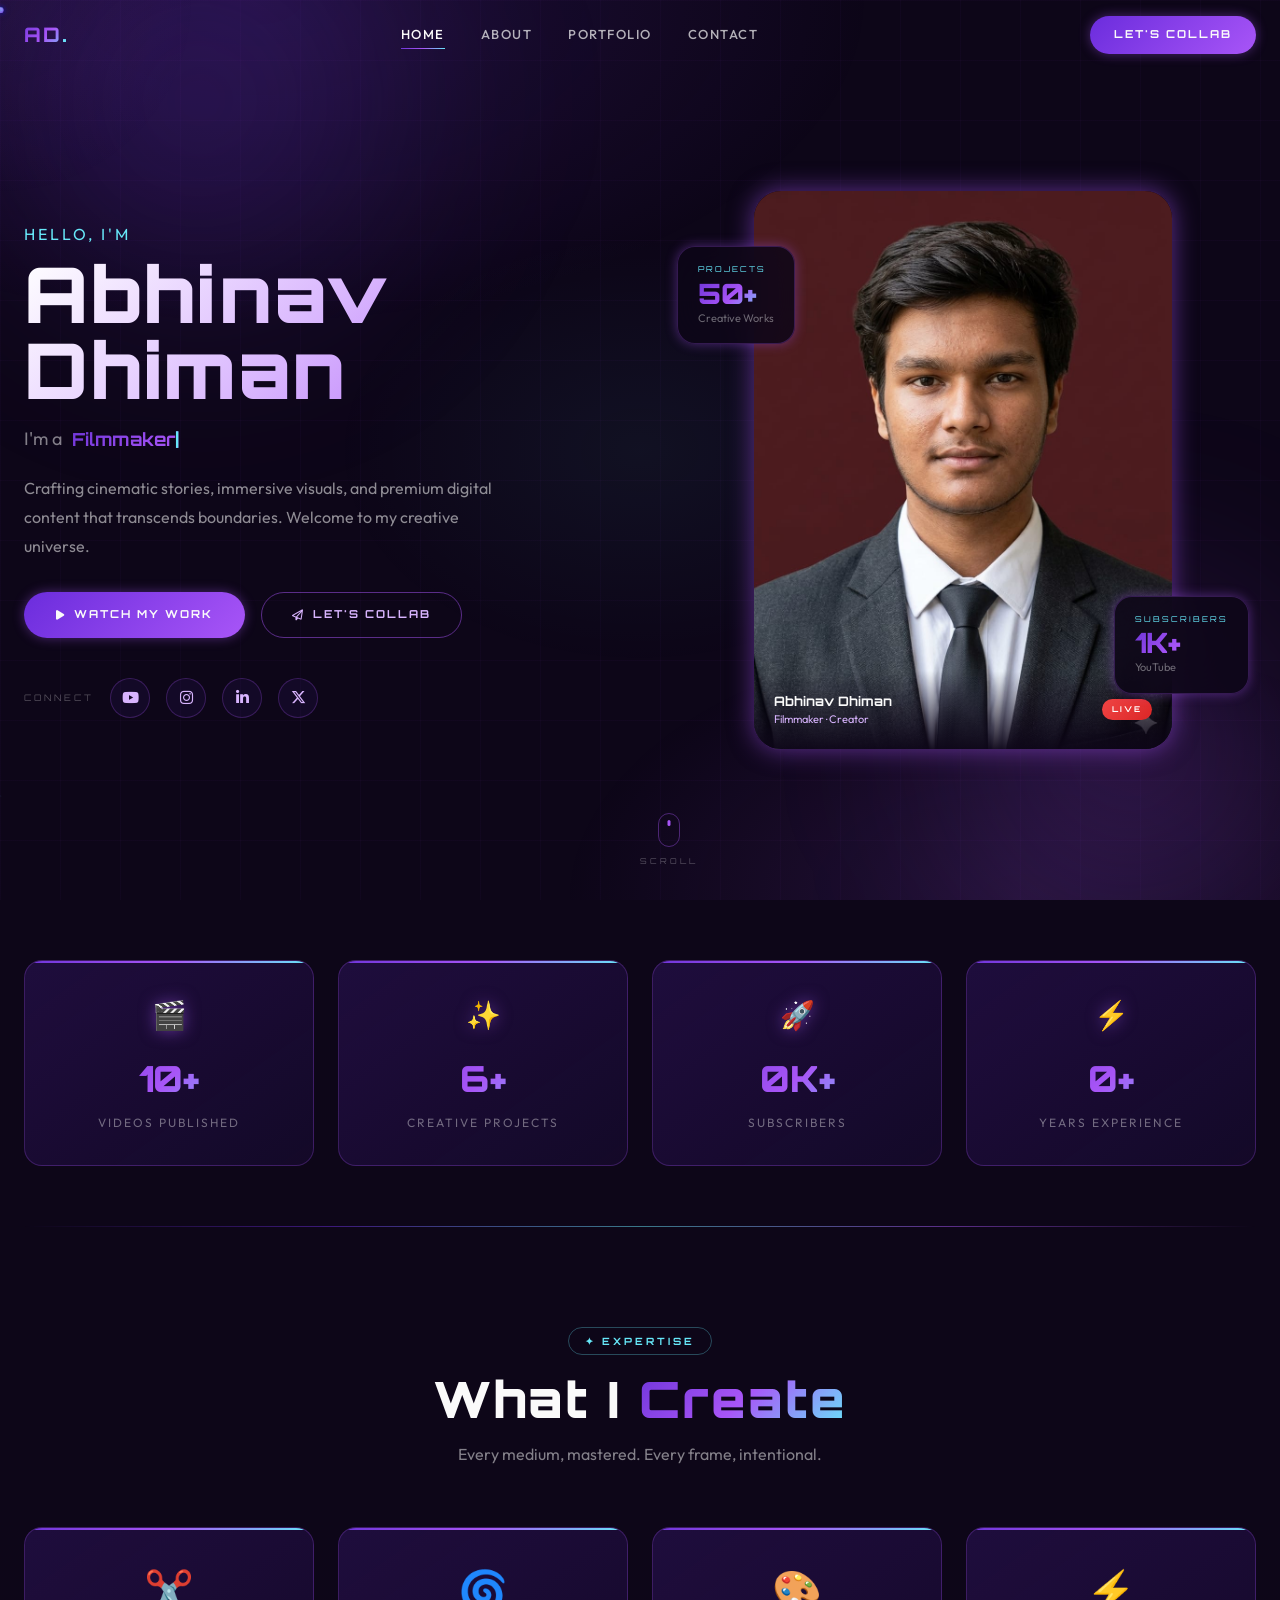
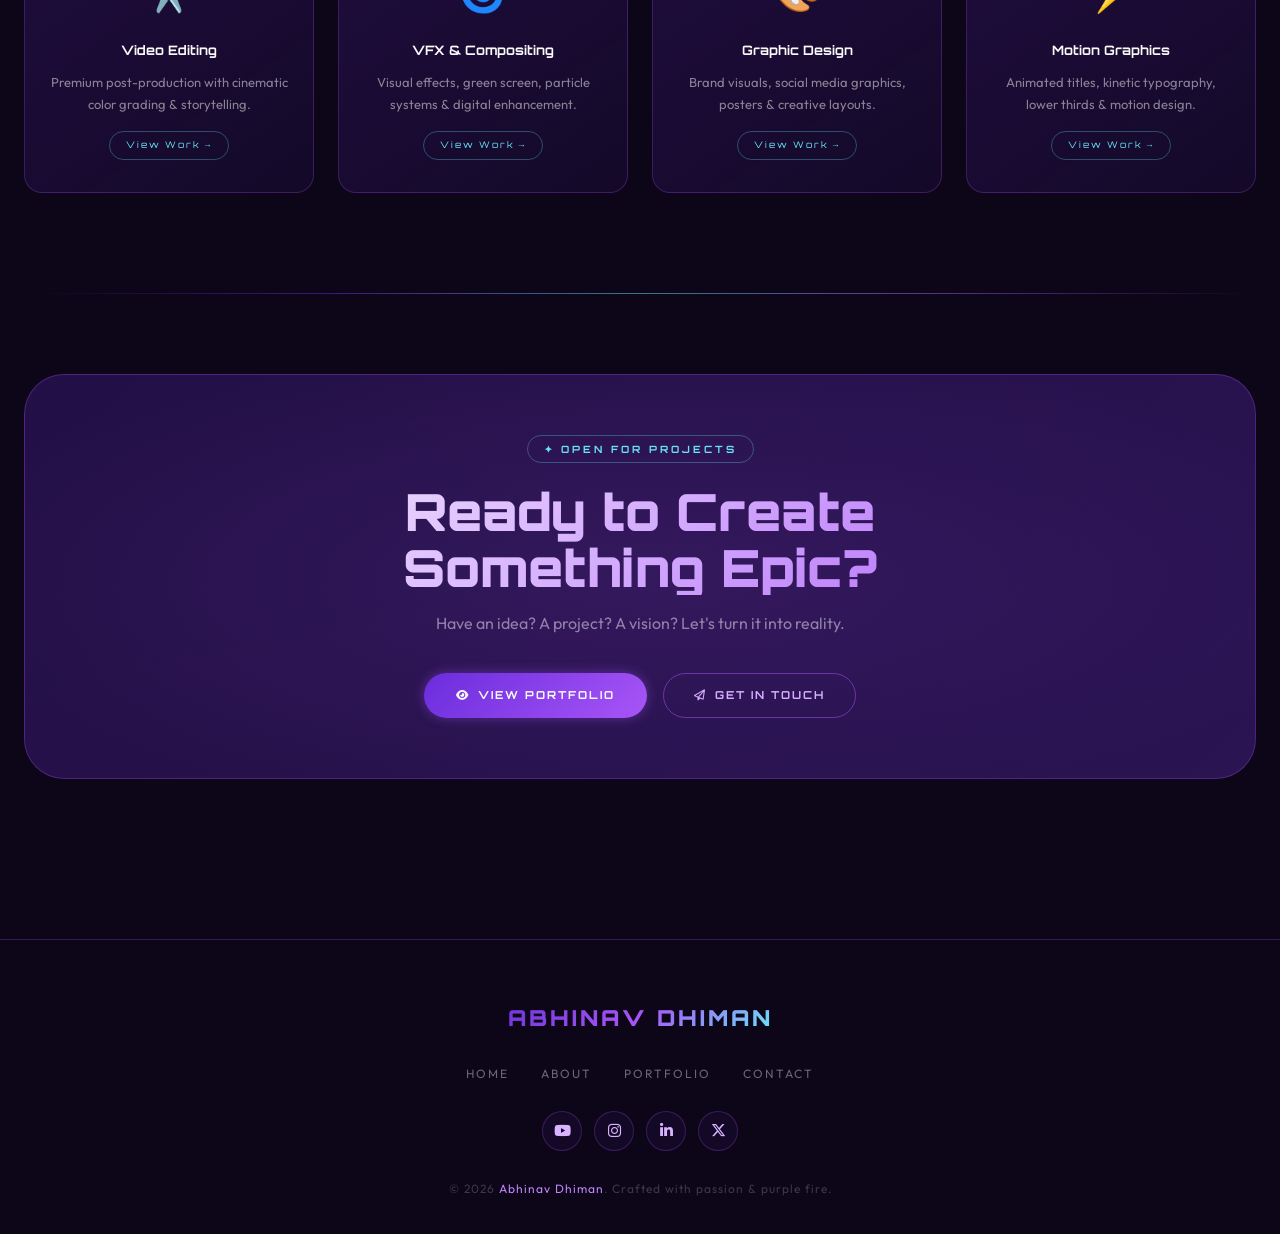
<file: portfolio website final/portfolio website final/portfolio website final/index.html>
<!DOCTYPE html>
<html lang="en">
<head>
  <meta charset="UTF-8"/>
  <meta name="viewport" content="width=device-width, initial-scale=1.0"/>
  <title>Abhinav Dhiman — Filmmaker · Creator · Motion Designer</title>
  <meta name="description" content="Futuristic creator portfolio of Abhinav Dhiman — Filmmaker, Video Editor, Content Creator & Motion Designer."/>
  <link rel="stylesheet" href="style.css"/>
  <link rel="preconnect" href="https://fonts.googleapis.com"/>
  <link rel="preconnect" href="https://fonts.gstatic.com" crossorigin/>
  <link rel="stylesheet" href="https://cdnjs.cloudflare.com/ajax/libs/font-awesome/6.5.0/css/all.min.css"/>
</head>
<body>
<canvas id="particles-canvas"></canvas>

<nav class="nav-mobile" id="mobileNav">
  <a href="index.html" onclick="closeMobileNav()">Home</a>
  <a href="about.html" onclick="closeMobileNav()">About</a>
  <a href="portfolio.html" onclick="closeMobileNav()">Portfolio</a>
  <a href="contact.html" onclick="closeMobileNav()">Contact</a>
</nav>

<header id="navbar">
  <div class="container">
    <div class="nav-inner">
      <a href="index.html" class="nav-logo">AD<span>.</span></a>
      <nav class="nav-links">
        <a href="index.html" class="active">Home</a>
        <a href="about.html">About</a>
        <a href="portfolio.html">Portfolio</a>
        <a href="contact.html">Contact</a>
      </nav>
      <a href="contact.html" class="nav-cta">Let's Collab</a>
      <button class="nav-hamburger" id="hamburger" aria-label="Menu" onclick="toggleMobileNav()">
        <span></span><span></span><span></span>
      </button>
    </div>
  </div>
</header>

<!-- HERO -->
<section id="hero">
  <div class="grid-overlay"></div>
  <div class="orb orb-1"></div>
  <div class="orb orb-2"></div>
  <div class="container">
    <div class="hero-grid">
      <div class="hero-left">
        <p class="hero-greeting">Hello, I'm</p>
        <h1 class="hero-name">Abhinav<br>Dhiman</h1>
        <div class="hero-subtitle-wrap">
          <span class="hero-subtitle-static">I'm a</span>
          <span class="hero-subtitle-type" id="typedText"></span>
        </div>
        <p class="hero-desc">Crafting cinematic stories, immersive visuals, and premium digital content that transcends boundaries. Welcome to my creative universe.</p>
        <div class="hero-btns">
          <a href="portfolio.html" class="btn-primary"><i class="fa-solid fa-play" style="margin-right:8px;"></i>Watch My Work</a>
          <a href="contact.html" class="btn-secondary"><i class="fa-regular fa-paper-plane" style="margin-right:8px;"></i>Let's Collab</a>
        </div>
        <div class="hero-socials">
          <span class="hero-socials-label">Connect</span>
          <a href="https://youtube.com/@abhinavdhiman0908" target="_blank" class="social-icon"><i class="fa-brands fa-youtube"></i></a>
          <a href="#" class="social-icon"><i class="fa-brands fa-instagram"></i></a>
          <a href="#" class="social-icon"><i class="fa-brands fa-linkedin-in"></i></a>
          <a href="#" class="social-icon"><i class="fa-brands fa-x-twitter"></i></a>
        </div>
      </div>
      <div class="hero-right reveal">
        <div class="hero-visual">
          <div class="hero-float-card top-left">
            <div class="fc-label">Projects</div>
            <div class="fc-value">50+</div>
            <div class="fc-sub">Creative Works</div>
          </div>
          <div class="hero-main-card">
            <img src="[data-uri]" alt="Abhinav Dhiman"/>
            <div class="hero-card-badge">
              <div class="hero-card-info">
                <div class="hero-card-name">Abhinav Dhiman</div>
                <div class="hero-card-role">Filmmaker · Creator</div>
              </div>
              <div class="hero-card-live">LIVE</div>
            </div>
          </div>
          <div class="hero-float-card bottom-right">
            <div class="fc-label">Subscribers</div>
            <div class="fc-value">1K+</div>
            <div class="fc-sub">YouTube</div>
          </div>
        </div>
      </div>
    </div>
  </div>
  <div class="scroll-indicator">
    <div class="scroll-mouse"></div>
    <span>Scroll</span>
  </div>
</section>

<!-- STATS -->
<section id="stats" class="section-pad" style="padding-top:60px;padding-bottom:60px;">
  <div class="container">
    <div class="stats-grid">
      <div class="stat-card reveal reveal-delay-1">
        <span class="stat-icon">🎬</span>
        <div class="stat-number" data-target="50" data-suffix="+">0</div>
        <div class="stat-label">Videos Published</div>
      </div>
      <div class="stat-card reveal reveal-delay-2">
        <span class="stat-icon">✨</span>
        <div class="stat-number" data-target="30" data-suffix="+">0</div>
        <div class="stat-label">Creative Projects</div>
      </div>
      <div class="stat-card reveal reveal-delay-3">
        <span class="stat-icon">🚀</span>
        <div class="stat-number" data-target="1" data-suffix="K+">0</div>
        <div class="stat-label">Subscribers</div>
      </div>
      <div class="stat-card reveal reveal-delay-4">
        <span class="stat-icon">⚡</span>
        <div class="stat-number" data-target="3" data-suffix="+">0</div>
        <div class="stat-label">Years Experience</div>
      </div>
    </div>
  </div>
</section>

<div class="holo-divider" style="margin:0 24px;"></div>

<!-- WHAT I DO -->
<section class="section-pad">
  <div class="container">
    <div class="section-header">
      <div class="section-tag reveal">✦ Expertise</div>
      <h2 class="section-title reveal reveal-delay-1">What I <span>Create</span></h2>
      <p class="section-desc reveal reveal-delay-2">Every medium, mastered. Every frame, intentional.</p>
    </div>
    <div style="display:grid;grid-template-columns:repeat(4,1fr);gap:24px;" class="reveal reveal-delay-2">
      <div style="border-radius:18px;padding:32px 24px;background:linear-gradient(145deg,rgba(58,25,117,0.4),rgba(36,16,78,0.3));border:1px solid rgba(168,85,247,0.25);text-align:center;transition:all 0.35s cubic-bezier(0.23,1,0.32,1);position:relative;overflow:hidden;" onmouseover="this.style.transform='translateY(-8px)';this.style.boxShadow='0 0 24px rgba(168,85,247,0.5)';" onmouseout="this.style.transform='';this.style.boxShadow='';">
        <div style="position:absolute;top:0;left:0;right:0;height:2px;background:linear-gradient(135deg,#6E35D8,#A855F7,#67E8F9);"></div>
        <div style="font-size:40px;margin-bottom:16px;">✂️</div>
        <div style="font-family:'Orbitron',monospace;font-size:13px;font-weight:700;color:#FAFAFA;margin-bottom:10px;">Video Editing</div>
        <div style="font-family:'Outfit',sans-serif;font-size:13px;color:rgba(250,250,250,0.5);line-height:1.7;">Premium post-production with cinematic color grading & storytelling.</div>
        <a href="portfolio.html" style="display:inline-block;margin-top:16px;font-family:'Orbitron',monospace;font-size:9px;letter-spacing:2px;color:#67E8F9;border:1px solid rgba(103,232,249,0.3);padding:6px 16px;border-radius:50px;">View Work →</a>
      </div>
      <div style="border-radius:18px;padding:32px 24px;background:linear-gradient(145deg,rgba(58,25,117,0.4),rgba(36,16,78,0.3));border:1px solid rgba(168,85,247,0.25);text-align:center;transition:all 0.35s cubic-bezier(0.23,1,0.32,1);position:relative;overflow:hidden;" onmouseover="this.style.transform='translateY(-8px)';this.style.boxShadow='0 0 24px rgba(168,85,247,0.5)';" onmouseout="this.style.transform='';this.style.boxShadow='';">
        <div style="position:absolute;top:0;left:0;right:0;height:2px;background:linear-gradient(135deg,#6E35D8,#A855F7,#67E8F9);"></div>
        <div style="font-size:40px;margin-bottom:16px;">🌀</div>
        <div style="font-family:'Orbitron',monospace;font-size:13px;font-weight:700;color:#FAFAFA;margin-bottom:10px;">VFX & Compositing</div>
        <div style="font-family:'Outfit',sans-serif;font-size:13px;color:rgba(250,250,250,0.5);line-height:1.7;">Visual effects, green screen, particle systems & digital enhancement.</div>
        <a href="portfolio.html" style="display:inline-block;margin-top:16px;font-family:'Orbitron',monospace;font-size:9px;letter-spacing:2px;color:#67E8F9;border:1px solid rgba(103,232,249,0.3);padding:6px 16px;border-radius:50px;">View Work →</a>
      </div>
      <div style="border-radius:18px;padding:32px 24px;background:linear-gradient(145deg,rgba(58,25,117,0.4),rgba(36,16,78,0.3));border:1px solid rgba(168,85,247,0.25);text-align:center;transition:all 0.35s cubic-bezier(0.23,1,0.32,1);position:relative;overflow:hidden;" onmouseover="this.style.transform='translateY(-8px)';this.style.boxShadow='0 0 24px rgba(168,85,247,0.5)';" onmouseout="this.style.transform='';this.style.boxShadow='';">
        <div style="position:absolute;top:0;left:0;right:0;height:2px;background:linear-gradient(135deg,#6E35D8,#A855F7,#67E8F9);"></div>
        <div style="font-size:40px;margin-bottom:16px;">🎨</div>
        <div style="font-family:'Orbitron',monospace;font-size:13px;font-weight:700;color:#FAFAFA;margin-bottom:10px;">Graphic Design</div>
        <div style="font-family:'Outfit',sans-serif;font-size:13px;color:rgba(250,250,250,0.5);line-height:1.7;">Brand visuals, social media graphics, posters & creative layouts.</div>
        <a href="portfolio.html" style="display:inline-block;margin-top:16px;font-family:'Orbitron',monospace;font-size:9px;letter-spacing:2px;color:#67E8F9;border:1px solid rgba(103,232,249,0.3);padding:6px 16px;border-radius:50px;">View Work →</a>
      </div>
      <div style="border-radius:18px;padding:32px 24px;background:linear-gradient(145deg,rgba(58,25,117,0.4),rgba(36,16,78,0.3));border:1px solid rgba(168,85,247,0.25);text-align:center;transition:all 0.35s cubic-bezier(0.23,1,0.32,1);position:relative;overflow:hidden;" onmouseover="this.style.transform='translateY(-8px)';this.style.boxShadow='0 0 24px rgba(168,85,247,0.5)';" onmouseout="this.style.transform='';this.style.boxShadow='';">
        <div style="position:absolute;top:0;left:0;right:0;height:2px;background:linear-gradient(135deg,#6E35D8,#A855F7,#67E8F9);"></div>
        <div style="font-size:40px;margin-bottom:16px;">⚡</div>
        <div style="font-family:'Orbitron',monospace;font-size:13px;font-weight:700;color:#FAFAFA;margin-bottom:10px;">Motion Graphics</div>
        <div style="font-family:'Outfit',sans-serif;font-size:13px;color:rgba(250,250,250,0.5);line-height:1.7;">Animated titles, kinetic typography, lower thirds & motion design.</div>
        <a href="portfolio.html" style="display:inline-block;margin-top:16px;font-family:'Orbitron',monospace;font-size:9px;letter-spacing:2px;color:#67E8F9;border:1px solid rgba(103,232,249,0.3);padding:6px 16px;border-radius:50px;">View Work →</a>
      </div>
    </div>
  </div>
</section>

<div class="holo-divider" style="margin:0 24px;"></div>

<!-- CTA STRIP -->
<section class="section-pad" style="padding-top:80px;padding-bottom:80px;">
  <div class="container">
    <div style="border-radius:40px;padding:60px;background:linear-gradient(135deg,rgba(58,25,117,0.5),rgba(110,53,216,0.3));border:1px solid rgba(168,85,247,0.3);text-align:center;position:relative;overflow:hidden;" class="reveal">
      <div style="position:absolute;inset:0;background:radial-gradient(ellipse 60% 60% at 50% 50%,rgba(168,85,247,0.1),transparent);pointer-events:none;"></div>
      <div class="section-tag" style="margin-bottom:20px;">✦ Open for Projects</div>
      <h2 style="font-family:'Orbitron',monospace;font-size:clamp(28px,4vw,52px);font-weight:900;background:linear-gradient(135deg,#fff,#D8B4FE,#A855F7);-webkit-background-clip:text;-webkit-text-fill-color:transparent;background-clip:text;margin-bottom:16px;line-height:1.1;">Ready to Create<br>Something Epic?</h2>
      <p style="font-family:'Outfit',sans-serif;font-size:16px;color:rgba(250,250,250,0.5);max-width:500px;margin:0 auto 36px;">Have an idea? A project? A vision? Let's turn it into reality.</p>
      <div style="display:flex;gap:16px;justify-content:center;flex-wrap:wrap;">
        <a href="portfolio.html" class="btn-primary"><i class="fa-solid fa-eye" style="margin-right:8px;"></i>View Portfolio</a>
        <a href="contact.html" class="btn-secondary"><i class="fa-regular fa-paper-plane" style="margin-right:8px;"></i>Get In Touch</a>
      </div>
    </div>
  </div>
</section>

<footer>
  <div class="container">
    <div class="footer-inner">
      <div class="footer-logo">ABHINAV DHIMAN</div>
      <nav class="footer-nav">
        <a href="index.html">Home</a>
        <a href="about.html">About</a>
        <a href="portfolio.html">Portfolio</a>
        <a href="contact.html">Contact</a>
      </nav>
      <div class="footer-socials">
        <a href="https://youtube.com/@abhinavdhiman0908" target="_blank" class="social-icon"><i class="fa-brands fa-youtube"></i></a>
        <a href="#" class="social-icon"><i class="fa-brands fa-instagram"></i></a>
        <a href="#" class="social-icon"><i class="fa-brands fa-linkedin-in"></i></a>
        <a href="#" class="social-icon"><i class="fa-brands fa-x-twitter"></i></a>
      </div>
      <div class="footer-copy">&copy; 2026 <span>Abhinav Dhiman</span>. Crafted with passion &amp; purple fire.</div>
    </div>
  </div>
</footer>

<script src="script.js"></script>
</body>
</html>
</file>
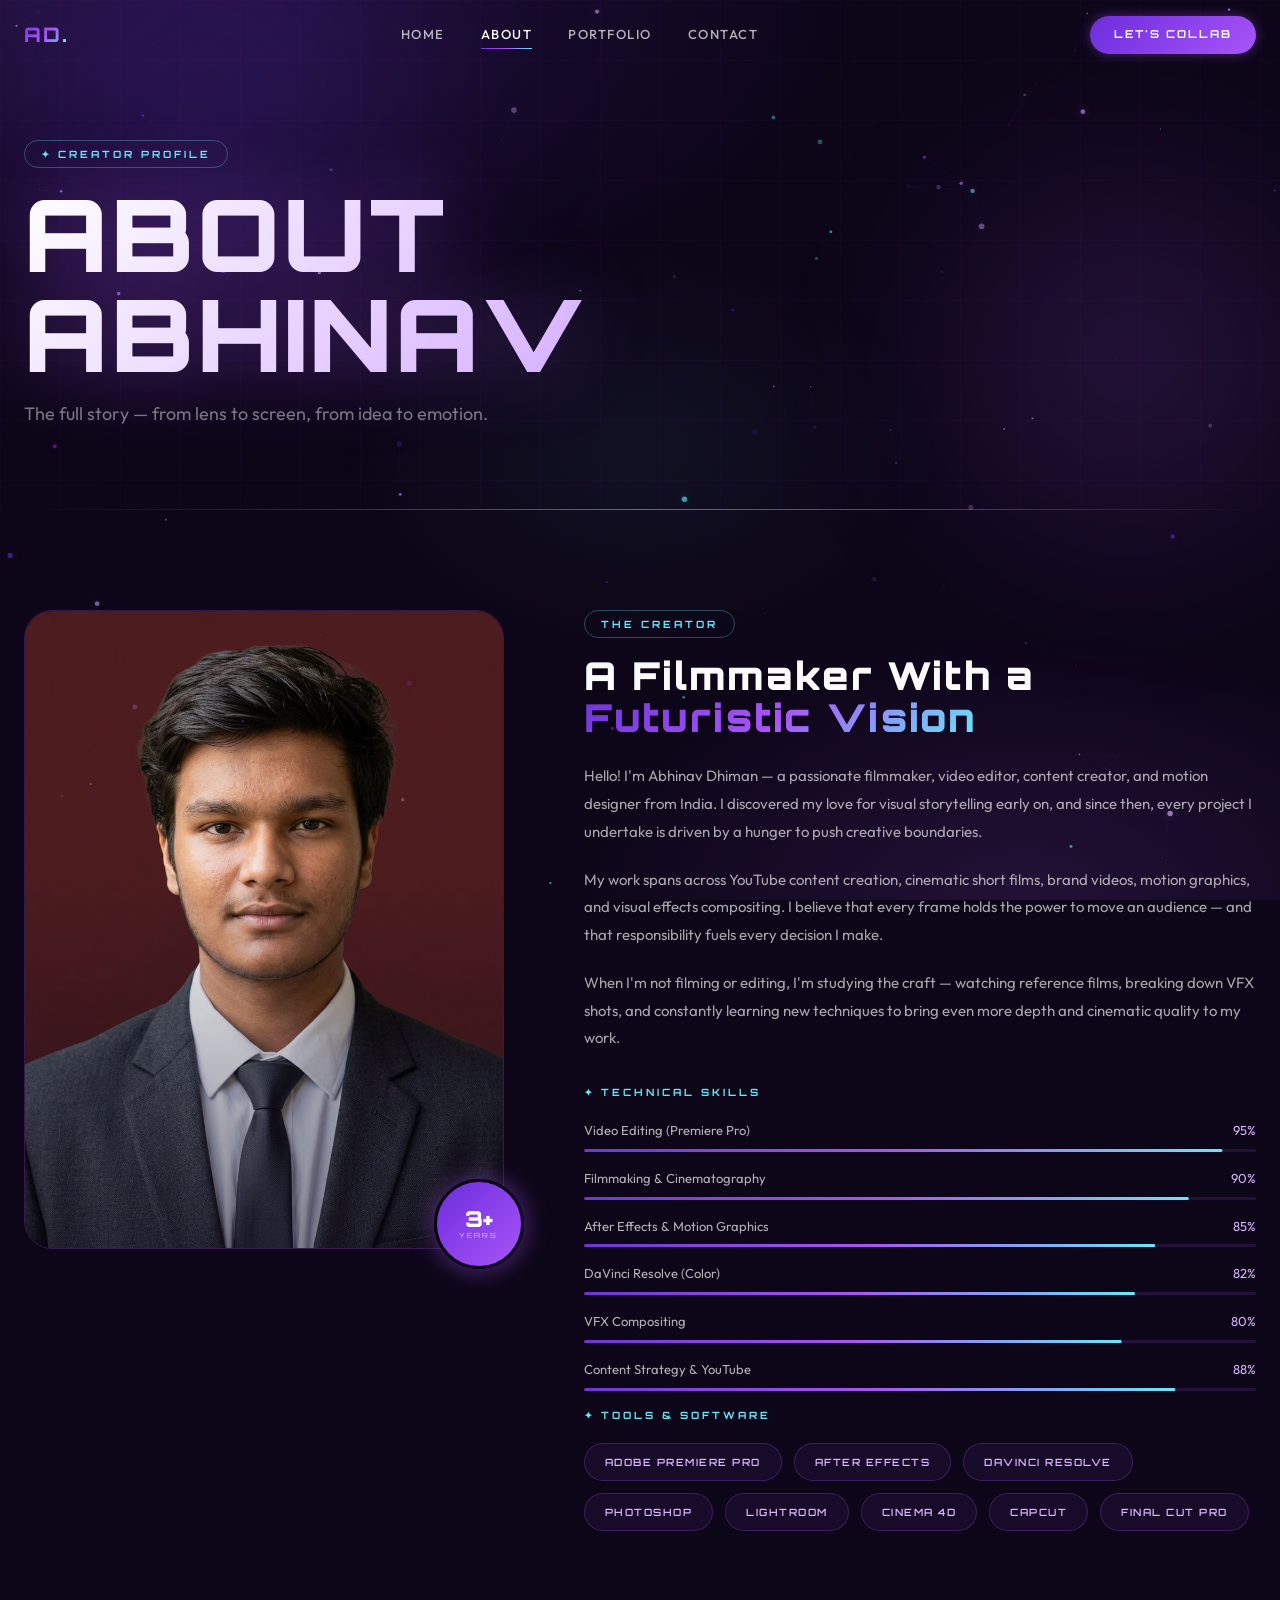
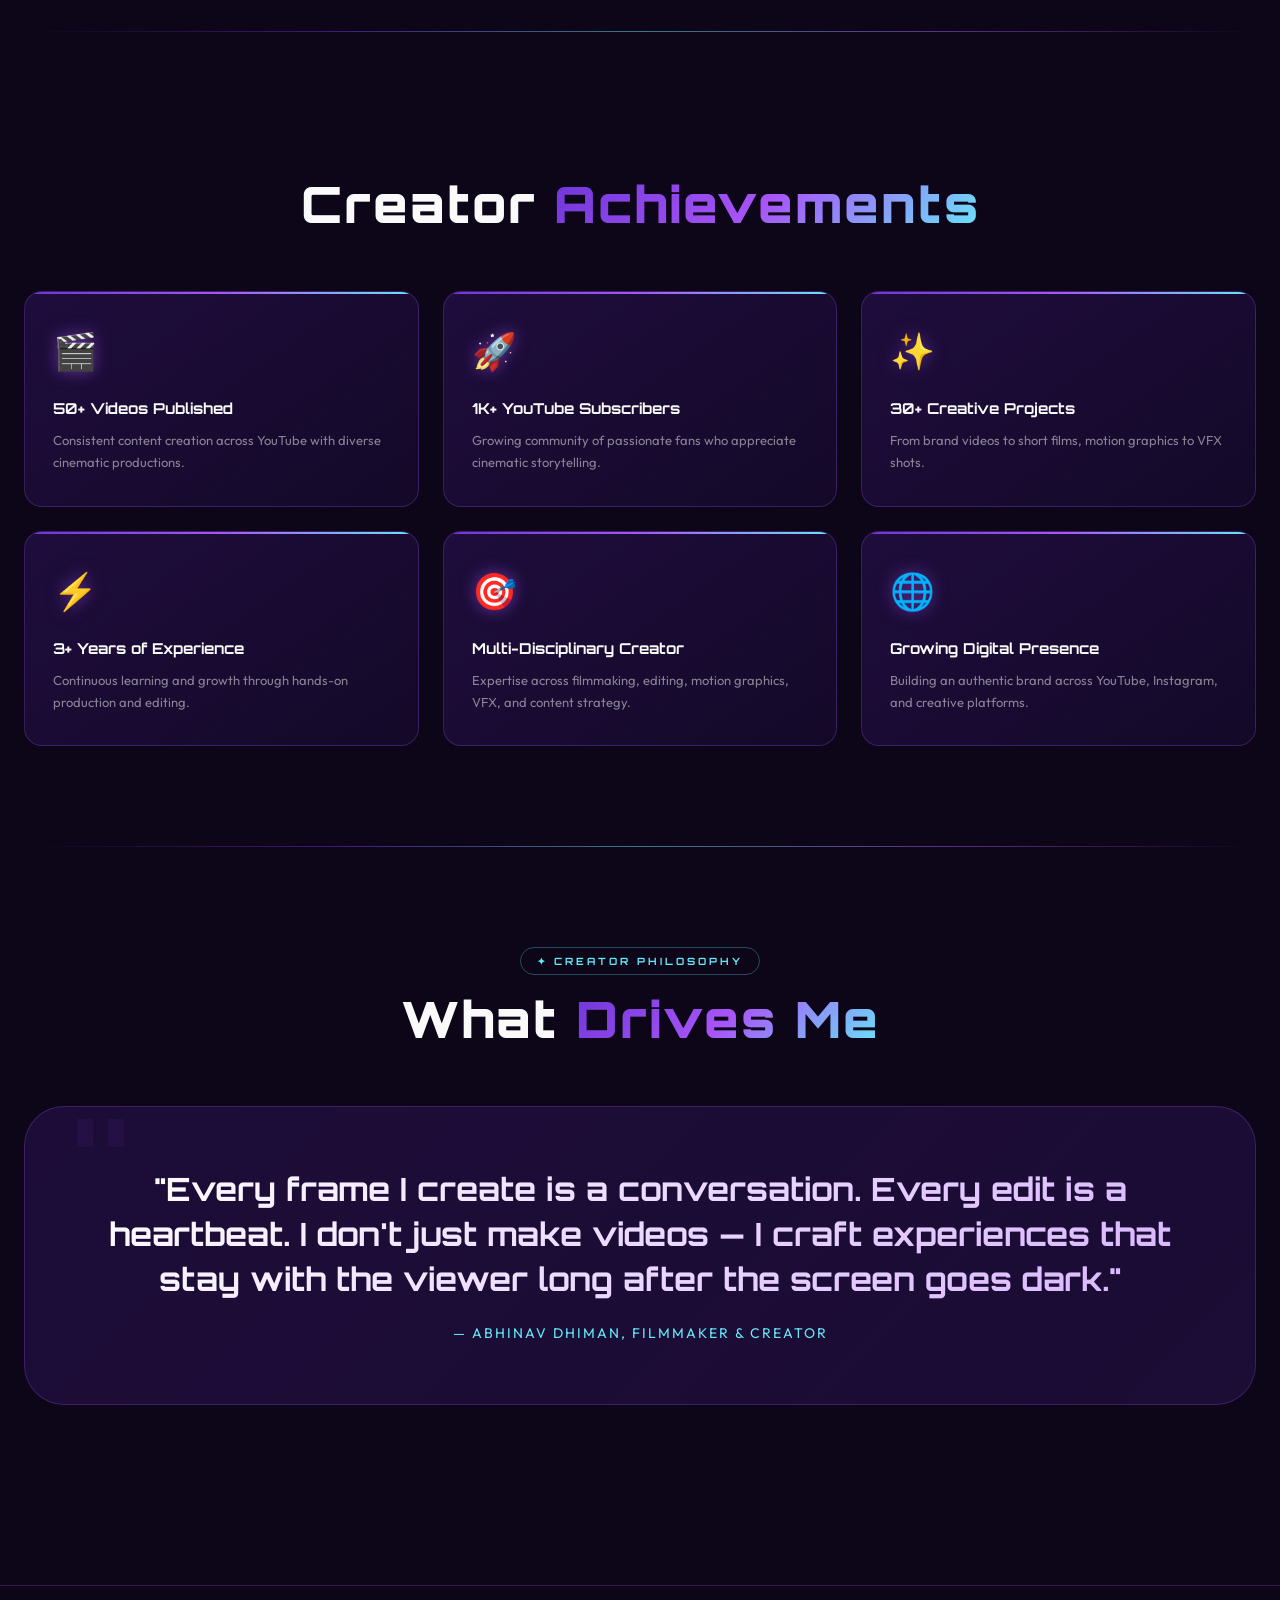
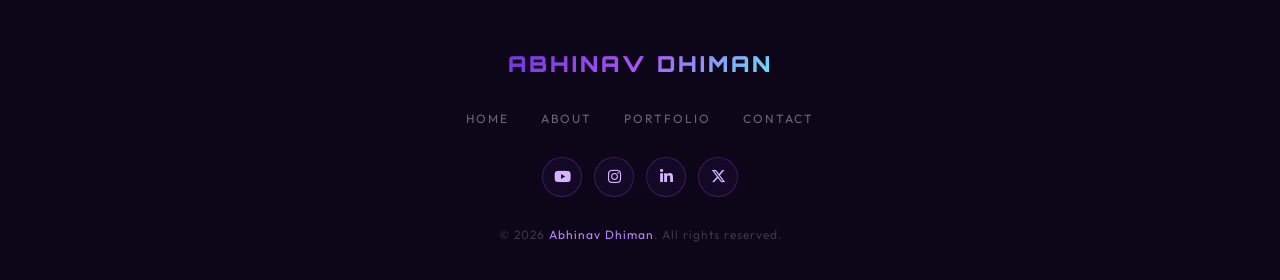
<file: portfolio website final/portfolio website final/portfolio website final/about.html>
<!DOCTYPE html>
<html lang="en">
<head>
  <meta charset="UTF-8"/>
  <meta name="viewport" content="width=device-width, initial-scale=1.0"/>
  <title>About — Abhinav Dhiman</title>
  <link rel="stylesheet" href="style.css"/>
  <link rel="stylesheet" href="https://cdnjs.cloudflare.com/ajax/libs/font-awesome/6.5.0/css/all.min.css"/>
</head>
<body>
<canvas id="particles-canvas"></canvas>

<nav class="nav-mobile" id="mobileNav">
  <a href="index.html" onclick="closeMobileNav()">Home</a>
  <a href="about.html" onclick="closeMobileNav()">About</a>
  <a href="portfolio.html" onclick="closeMobileNav()">Portfolio</a>
  <a href="contact.html" onclick="closeMobileNav()">Contact</a>
</nav>

<header id="navbar">
  <div class="container">
    <div class="nav-inner">
      <a href="index.html" class="nav-logo">AD<span>.</span></a>
      <nav class="nav-links">
        <a href="index.html">Home</a>
        <a href="about.html" class="active">About</a>
        <a href="portfolio.html">Portfolio</a>
        <a href="contact.html">Contact</a>
      </nav>
      <a href="contact.html" class="nav-cta">Let's Collab</a>
      <button class="nav-hamburger" id="hamburger" aria-label="Menu" onclick="toggleMobileNav()">
        <span></span><span></span><span></span>
      </button>
    </div>
  </div>
</header>

<!-- PAGE HERO -->
<section class="page-hero">
  <div class="grid-overlay"></div>
  <div class="orb orb-1"></div>
  <div class="orb orb-2"></div>
  <div class="container">
    <div class="section-tag reveal" style="margin-bottom:16px;">✦ Creator Profile</div>
    <h1 class="page-hero-title reveal">About<br>Abhinav</h1>
    <p class="page-hero-sub reveal reveal-delay-1">The full story — from lens to screen, from idea to emotion.</p>
  </div>
</section>

<div class="holo-divider" style="margin:0 24px;"></div>

<!-- ABOUT DETAIL -->
<section class="section-pad">
  <div class="container">
    <div class="about-grid">
      <div class="about-visual reveal">
        <div class="about-img-wrap">
          <img src="[data-uri]" alt="Abhinav Dhiman"/>
          <div class="about-img-overlay"></div>
        </div>
        <div class="about-badge">
          <div class="about-badge-num">3+</div>
          <div class="about-badge-txt">YEARS</div>
        </div>
      </div>
      <div class="about-content">
        <div class="section-tag reveal">The Creator</div>
        <h2 class="section-title reveal reveal-delay-1" style="text-align:left;font-size:clamp(24px,3vw,40px);margin-bottom:24px;">A Filmmaker With a <span>Futuristic Vision</span></h2>
        <p class="about-bio reveal reveal-delay-2">Hello! I'm Abhinav Dhiman — a passionate filmmaker, video editor, content creator, and motion designer from India. I discovered my love for visual storytelling early on, and since then, every project I undertake is driven by a hunger to push creative boundaries.</p>
        <p class="about-bio reveal reveal-delay-2">My work spans across YouTube content creation, cinematic short films, brand videos, motion graphics, and visual effects compositing. I believe that every frame holds the power to move an audience — and that responsibility fuels every decision I make.</p>
        <p class="about-bio reveal reveal-delay-3">When I'm not filming or editing, I'm studying the craft — watching reference films, breaking down VFX shots, and constantly learning new techniques to bring even more depth and cinematic quality to my work.</p>

        <div class="about-skills reveal reveal-delay-3">
          <div class="about-skills-title">✦ Technical Skills</div>
          <div class="skill-item">
            <div class="skill-header"><span>Video Editing (Premiere Pro)</span><span class="skill-pct">95%</span></div>
            <div class="skill-bar"><div class="skill-fill" style="--w:0.95"></div></div>
          </div>
          <div class="skill-item">
            <div class="skill-header"><span>Filmmaking & Cinematography</span><span class="skill-pct">90%</span></div>
            <div class="skill-bar"><div class="skill-fill" style="--w:0.90"></div></div>
          </div>
          <div class="skill-item">
            <div class="skill-header"><span>After Effects & Motion Graphics</span><span class="skill-pct">85%</span></div>
            <div class="skill-bar"><div class="skill-fill" style="--w:0.85"></div></div>
          </div>
          <div class="skill-item">
            <div class="skill-header"><span>DaVinci Resolve (Color)</span><span class="skill-pct">82%</span></div>
            <div class="skill-bar"><div class="skill-fill" style="--w:0.82"></div></div>
          </div>
          <div class="skill-item">
            <div class="skill-header"><span>VFX Compositing</span><span class="skill-pct">80%</span></div>
            <div class="skill-bar"><div class="skill-fill" style="--w:0.80"></div></div>
          </div>
          <div class="skill-item">
            <div class="skill-header"><span>Content Strategy & YouTube</span><span class="skill-pct">88%</span></div>
            <div class="skill-bar"><div class="skill-fill" style="--w:0.88"></div></div>
          </div>
        </div>

        <div class="reveal reveal-delay-4">
          <div class="about-skills-title" style="margin-top:8px;">✦ Tools & Software</div>
          <div class="tools-grid">
            <span class="tool-pill">Adobe Premiere Pro</span>
            <span class="tool-pill">After Effects</span>
            <span class="tool-pill">DaVinci Resolve</span>
            <span class="tool-pill">Photoshop</span>
            <span class="tool-pill">Lightroom</span>
            <span class="tool-pill">Cinema 4D</span>
            <span class="tool-pill">CapCut</span>
            <span class="tool-pill">Final Cut Pro</span>
          </div>
        </div>
      </div>
    </div>
  </div>
</section>

<div class="holo-divider" style="margin:0 24px;"></div>

<!-- ACHIEVEMENTS -->
<section class="section-pad">
  <div class="container">
    <div class="section-header">
      <div class="section-tag reveal">✦ Milestones</div>
      <h2 class="section-title reveal reveal-delay-1">Creator <span>Achievements</span></h2>
    </div>
    <div class="achievements-grid">
      <div class="achievement-card reveal reveal-delay-1">
        <div class="ach-icon">🎬</div>
        <div class="ach-title">50+ Videos Published</div>
        <div class="ach-desc">Consistent content creation across YouTube with diverse cinematic productions.</div>
      </div>
      <div class="achievement-card reveal reveal-delay-2">
        <div class="ach-icon">🚀</div>
        <div class="ach-title">1K+ YouTube Subscribers</div>
        <div class="ach-desc">Growing community of passionate fans who appreciate cinematic storytelling.</div>
      </div>
      <div class="achievement-card reveal reveal-delay-3">
        <div class="ach-icon">✨</div>
        <div class="ach-title">30+ Creative Projects</div>
        <div class="ach-desc">From brand videos to short films, motion graphics to VFX shots.</div>
      </div>
      <div class="achievement-card reveal reveal-delay-1">
        <div class="ach-icon">⚡</div>
        <div class="ach-title">3+ Years of Experience</div>
        <div class="ach-desc">Continuous learning and growth through hands-on production and editing.</div>
      </div>
      <div class="achievement-card reveal reveal-delay-2">
        <div class="ach-icon">🎯</div>
        <div class="ach-title">Multi-Disciplinary Creator</div>
        <div class="ach-desc">Expertise across filmmaking, editing, motion graphics, VFX, and content strategy.</div>
      </div>
      <div class="achievement-card reveal reveal-delay-3">
        <div class="ach-icon">🌐</div>
        <div class="ach-title">Growing Digital Presence</div>
        <div class="ach-desc">Building an authentic brand across YouTube, Instagram, and creative platforms.</div>
      </div>
    </div>
  </div>
</section>

<div class="holo-divider" style="margin:0 24px;"></div>

<!-- PHILOSOPHY -->
<section class="section-pad">
  <div class="container">
    <div class="section-header">
      <div class="section-tag reveal">✦ Creator Philosophy</div>
      <h2 class="section-title reveal reveal-delay-1">What <span>Drives Me</span></h2>
    </div>
    <div class="philosophy-wrap reveal reveal-delay-2">
      <div class="philosophy-quote">"Every frame I create is a conversation. Every edit is a heartbeat. I don't just make videos — I craft experiences that stay with the viewer long after the screen goes dark."</div>
      <div class="philosophy-author">— Abhinav Dhiman, Filmmaker & Creator</div>
    </div>
  </div>
</section>

<footer>
  <div class="container">
    <div class="footer-inner">
      <div class="footer-logo">ABHINAV DHIMAN</div>
      <nav class="footer-nav">
        <a href="index.html">Home</a>
        <a href="about.html">About</a>
        <a href="portfolio.html">Portfolio</a>
        <a href="contact.html">Contact</a>
      </nav>
      <div class="footer-socials">
        <a href="https://youtube.com/@abhinavdhiman0908" target="_blank" class="social-icon"><i class="fa-brands fa-youtube"></i></a>
        <a href="#" class="social-icon"><i class="fa-brands fa-instagram"></i></a>
        <a href="#" class="social-icon"><i class="fa-brands fa-linkedin-in"></i></a>
        <a href="#" class="social-icon"><i class="fa-brands fa-x-twitter"></i></a>
      </div>
      <div class="footer-copy">&copy; 2026 <span>Abhinav Dhiman</span>. All rights reserved.</div>
    </div>
  </div>
</footer>

<script src="script.js"></script>
</body>
</html>
</file>
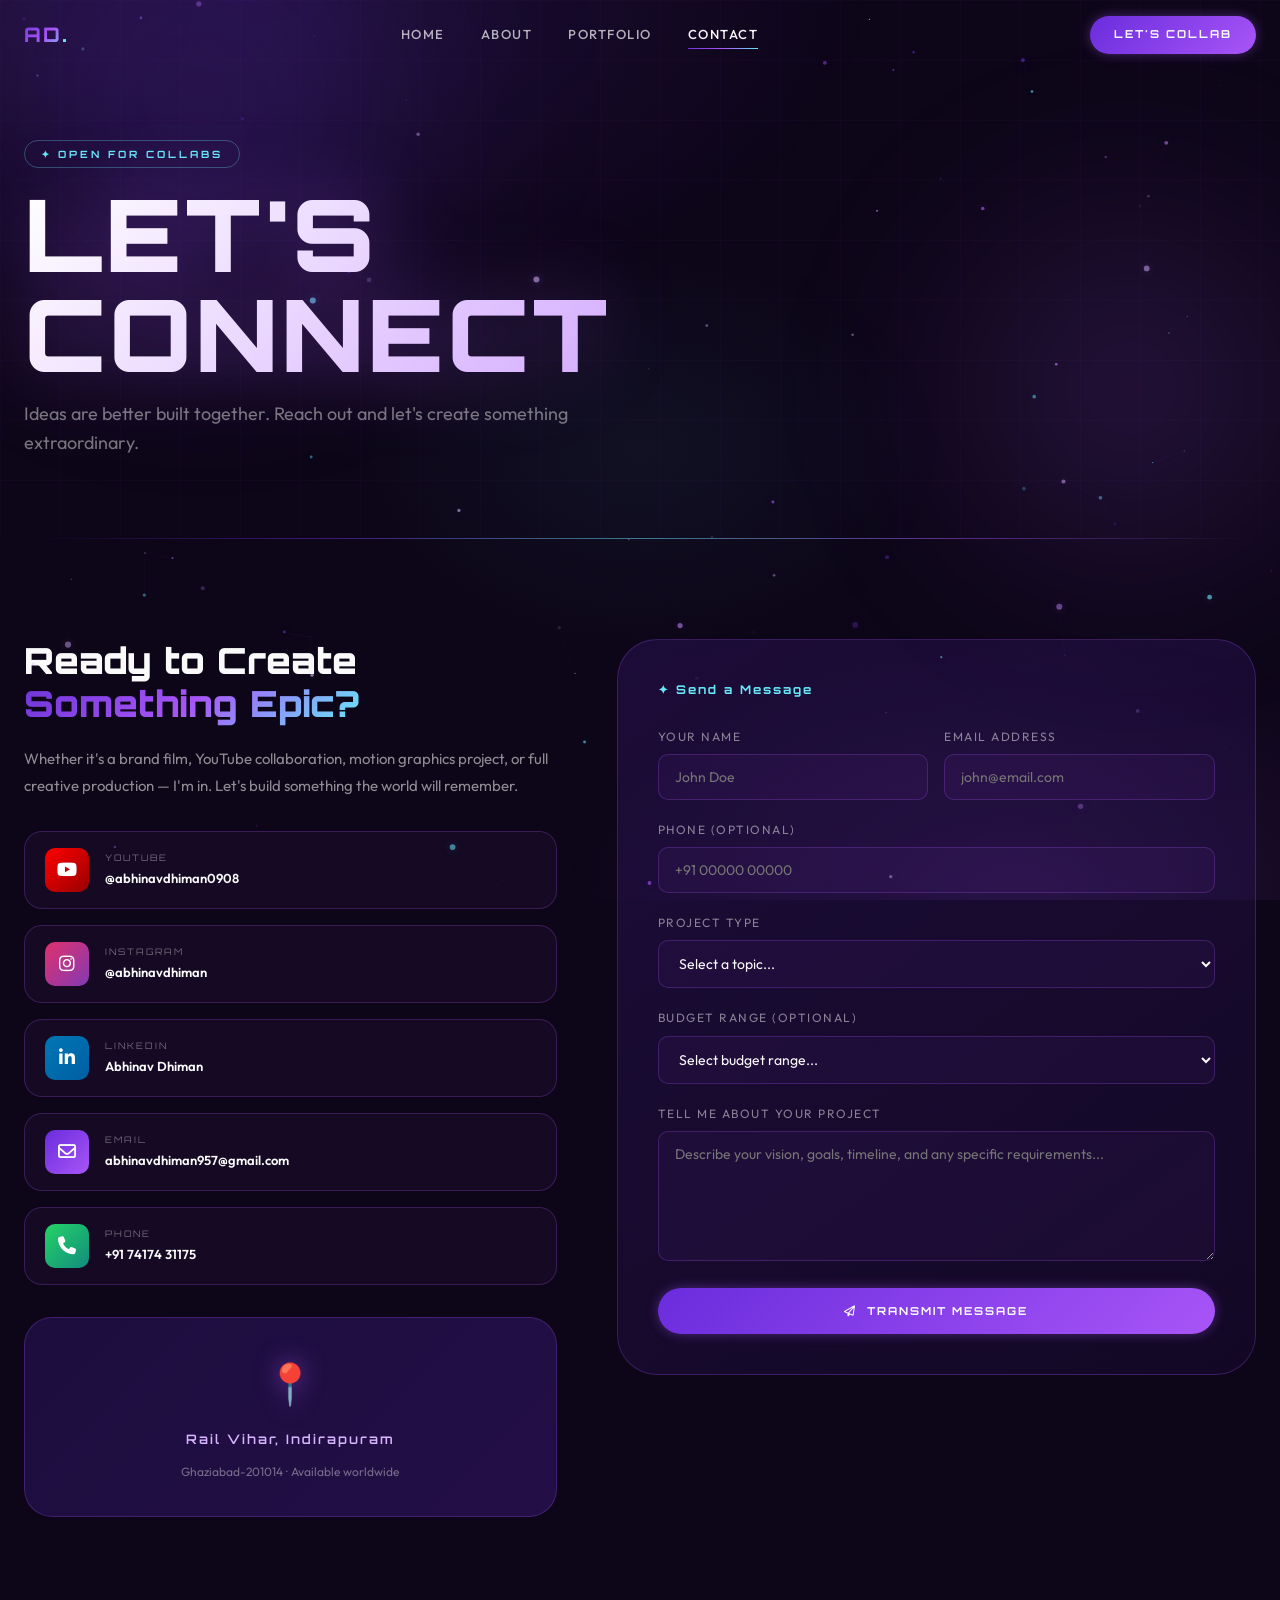
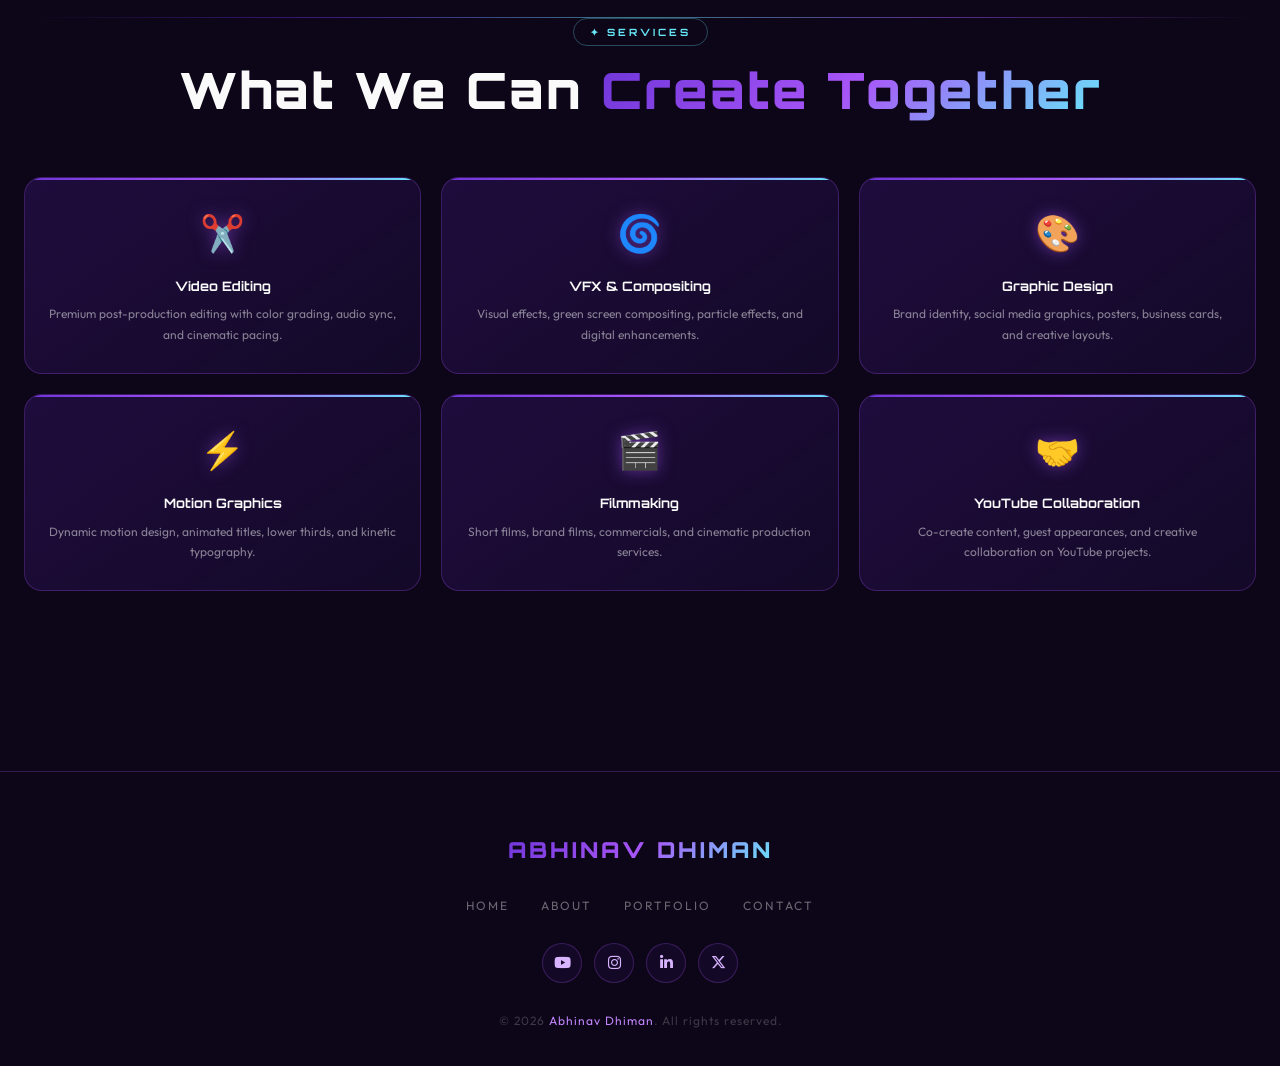
<file: portfolio website final/portfolio website final/portfolio website final/contact.html>
<!DOCTYPE html>
<html lang="en">
<head>
  <meta charset="UTF-8"/>
  <meta name="viewport" content="width=device-width, initial-scale=1.0"/>
  <title>Contact — Abhinav Dhiman</title>
  <link rel="stylesheet" href="style.css"/>
  <link rel="stylesheet" href="https://cdnjs.cloudflare.com/ajax/libs/font-awesome/6.5.0/css/all.min.css"/>
</head>
<body>
<canvas id="particles-canvas"></canvas>

<nav class="nav-mobile" id="mobileNav">
  <a href="index.html" onclick="closeMobileNav()">Home</a>
  <a href="about.html" onclick="closeMobileNav()">About</a>
  <a href="portfolio.html" onclick="closeMobileNav()">Portfolio</a>
  <a href="contact.html" onclick="closeMobileNav()">Contact</a>
</nav>

<header id="navbar">
  <div class="container">
    <div class="nav-inner">
      <a href="index.html" class="nav-logo">AD<span>.</span></a>
      <nav class="nav-links">
        <a href="index.html">Home</a>
        <a href="about.html">About</a>
        <a href="portfolio.html">Portfolio</a>
        <a href="contact.html" class="active">Contact</a>
      </nav>
      <a href="contact.html" class="nav-cta">Let's Collab</a>
      <button class="nav-hamburger" id="hamburger" aria-label="Menu" onclick="toggleMobileNav()">
        <span></span><span></span><span></span>
      </button>
    </div>
  </div>
</header>

<!-- PAGE HERO -->
<section class="page-hero">
  <div class="grid-overlay"></div>
  <div class="orb orb-1"></div>
  <div class="orb orb-2"></div>
  <div class="container">
    <div class="section-tag reveal" style="margin-bottom:16px;">✦ Open for Collabs</div>
    <h1 class="page-hero-title reveal">Let's<br>Connect</h1>
    <p class="page-hero-sub reveal reveal-delay-1">Ideas are better built together. Reach out and let's create something extraordinary.</p>
  </div>
</section>

<div class="holo-divider" style="margin:0 24px;"></div>

<!-- CONTACT MAIN -->
<section class="section-pad">
  <div class="container">
    <div class="contact-grid">
      <div class="contact-left">
        <h2 class="contact-tagline reveal">Ready to Create<br><span>Something Epic?</span></h2>
        <p class="contact-text reveal reveal-delay-1">Whether it's a brand film, YouTube collaboration, motion graphics project, or full creative production — I'm in. Let's build something the world will remember.</p>
        <div class="contact-socials">
          <a href="https://youtube.com/@abhinavdhiman0908" target="_blank" class="contact-social-item reveal reveal-delay-1">
            <div class="csi-icon" style="background:linear-gradient(135deg,#ff0000,#990000);"><i class="fa-brands fa-youtube" style="color:#fff;"></i></div>
            <div class="csi-info"><div class="csi-label">YouTube</div><div class="csi-value">@abhinavdhiman0908</div></div>
          </a>
          <a href="#" class="contact-social-item reveal reveal-delay-2">
            <div class="csi-icon" style="background:linear-gradient(135deg,#e1306c,#833ab4);"><i class="fa-brands fa-instagram" style="color:#fff;"></i></div>
            <div class="csi-info"><div class="csi-label">Instagram</div><div class="csi-value">@abhinavdhiman</div></div>
          </a>
          <a href="#" class="contact-social-item reveal reveal-delay-3">
            <div class="csi-icon" style="background:linear-gradient(135deg,#0077b5,#005fa3);"><i class="fa-brands fa-linkedin-in" style="color:#fff;"></i></div>
            <div class="csi-info"><div class="csi-label">LinkedIn</div><div class="csi-value">Abhinav Dhiman</div></div>
          </a>
          <a href="mailto:abhinavdhiman957@gmail.com" class="contact-social-item reveal reveal-delay-4">
            <div class="csi-icon" style="background:linear-gradient(135deg,var(--purple-elec),var(--purple-neo));"><i class="fa-regular fa-envelope" style="color:#fff;"></i></div>
            <div class="csi-info"><div class="csi-label">Email</div><div class="csi-value">abhinavdhiman957@gmail.com</div></div>
          </a>
          <div class="contact-social-item reveal reveal-delay-4" style="cursor:default;">
            <div class="csi-icon" style="background:linear-gradient(135deg,#25d366,#128c7e);"><i class="fa-solid fa-phone" style="color:#fff;"></i></div>
            <div class="csi-info"><div class="csi-label">Phone</div><div class="csi-value">+91 74174 31175</div></div>
          </div>
        </div>
        <div style="border-radius:28px;overflow:hidden;border:1px solid var(--glass-border);height:200px;background:linear-gradient(135deg,rgba(36,16,78,0.7),rgba(58,25,117,0.5));display:flex;align-items:center;justify-content:center;flex-direction:column;gap:12px;margin-top:32px;" class="reveal">
          <div style="font-size:40px;filter:drop-shadow(0 0 12px rgba(168,85,247,0.6));">📍</div>
          <div style="font-family:'Orbitron',monospace;font-size:13px;font-weight:600;letter-spacing:2px;color:var(--purple-lav);">Rail Vihar, Indirapuram</div>
          <div style="font-family:'Outfit',sans-serif;font-size:12px;color:rgba(250,250,250,0.4);">Ghaziabad-201014 · Available worldwide</div>
        </div>
      </div>

      <!-- FORM -->
      <div>
        <div class="contact-form-wrap reveal reveal-delay-2">
          <div class="contact-form-title">✦ Send a Message</div>
          <form id="contactForm" onsubmit="handleSubmit(event)">
            <div class="form-row">
              <div class="form-group">
                <label for="fname">Your Name</label>
                <input type="text" id="fname" name="name" placeholder="John Doe" required/>
              </div>
              <div class="form-group">
                <label for="femail">Email Address</label>
                <input type="email" id="femail" name="email" placeholder="john@email.com" required/>
              </div>
            </div>
            <div class="form-group">
              <label for="fphone">Phone (Optional)</label>
              <input type="tel" id="fphone" name="phone" placeholder="+91 00000 00000"/>
            </div>
            <div class="form-group">
              <label for="fsubject">Project Type</label>
              <select id="fsubject" name="subject">
                <option value="">Select a topic...</option>
                <option value="collab">YouTube Collaboration</option>
                <option value="edit">Video Editing Project</option>
                <option value="film">Filmmaking Project</option>
                <option value="motion">Motion Graphics</option>
                <option value="vfx">VFX Work</option>
                <option value="design">Graphic Design</option>
                <option value="brand">Brand Video</option>
                <option value="other">Other</option>
              </select>
            </div>
            <div class="form-group">
              <label for="fbudget">Budget Range (Optional)</label>
              <select id="fbudget" name="budget">
                <option value="">Select budget range...</option>
                <option value="small">Under ₹10,000</option>
                <option value="mid">₹10,000 – ₹50,000</option>
                <option value="large">₹50,000 – ₹1,00,000</option>
                <option value="xlarge">₹1,00,000+</option>
              </select>
            </div>
            <div class="form-group">
              <label for="fmsg">Tell Me About Your Project</label>
              <textarea id="fmsg" name="message" placeholder="Describe your vision, goals, timeline, and any specific requirements..." required></textarea>
            </div>
            <button type="submit" class="form-submit">
              <i class="fa-regular fa-paper-plane" style="margin-right:10px;"></i>Transmit Message
            </button>
          </form>
          <div class="form-success" id="formSuccess">
            <i class="fa-solid fa-circle-check" style="font-size:36px;color:var(--cyan);margin-bottom:12px;display:block;"></i>
            Message Received! I'll be in touch within 24 hours. ✨
          </div>
        </div>
      </div>
    </div>
  </div>
</section>

<div class="holo-divider" style="margin:0 24px;"></div>

<!-- SERVICES -->
<section class="section-pad" style="padding-top:0;">
  <div class="container">
    <div class="section-header">
      <div class="section-tag reveal">✦ Services</div>
      <h2 class="section-title reveal reveal-delay-1">What We Can <span>Create Together</span></h2>
    </div>
    <div class="collab-types">
      <div class="collab-card reveal reveal-delay-1">
        <span class="collab-icon">✂️</span>
        <div class="collab-title">Video Editing</div>
        <div class="collab-desc">Premium post-production editing with color grading, audio sync, and cinematic pacing.</div>
      </div>
      <div class="collab-card reveal reveal-delay-2">
        <span class="collab-icon">🌀</span>
        <div class="collab-title">VFX & Compositing</div>
        <div class="collab-desc">Visual effects, green screen compositing, particle effects, and digital enhancements.</div>
      </div>
      <div class="collab-card reveal reveal-delay-3">
        <span class="collab-icon">🎨</span>
        <div class="collab-title">Graphic Design</div>
        <div class="collab-desc">Brand identity, social media graphics, posters, business cards, and creative layouts.</div>
      </div>
      <div class="collab-card reveal reveal-delay-1">
        <span class="collab-icon">⚡</span>
        <div class="collab-title">Motion Graphics</div>
        <div class="collab-desc">Dynamic motion design, animated titles, lower thirds, and kinetic typography.</div>
      </div>
      <div class="collab-card reveal reveal-delay-2">
        <span class="collab-icon">🎬</span>
        <div class="collab-title">Filmmaking</div>
        <div class="collab-desc">Short films, brand films, commercials, and cinematic production services.</div>
      </div>
      <div class="collab-card reveal reveal-delay-3">
        <span class="collab-icon">🤝</span>
        <div class="collab-title">YouTube Collaboration</div>
        <div class="collab-desc">Co-create content, guest appearances, and creative collaboration on YouTube projects.</div>
      </div>
    </div>
  </div>
</section>

<footer>
  <div class="container">
    <div class="footer-inner">
      <div class="footer-logo">ABHINAV DHIMAN</div>
      <nav class="footer-nav">
        <a href="index.html">Home</a>
        <a href="about.html">About</a>
        <a href="portfolio.html">Portfolio</a>
        <a href="contact.html">Contact</a>
      </nav>
      <div class="footer-socials">
        <a href="https://youtube.com/@abhinavdhiman0908" target="_blank" class="social-icon"><i class="fa-brands fa-youtube"></i></a>
        <a href="#" class="social-icon"><i class="fa-brands fa-instagram"></i></a>
        <a href="#" class="social-icon"><i class="fa-brands fa-linkedin-in"></i></a>
        <a href="#" class="social-icon"><i class="fa-brands fa-x-twitter"></i></a>
      </div>
      <div class="footer-copy">&copy; 2026 <span>Abhinav Dhiman</span>. All rights reserved.</div>
    </div>
  </div>
</footer>

<script src="script.js"></script>
</body>
</html>
</file>
<file: portfolio website final/portfolio website final/portfolio website final/style.css>
/* ============================================================
   ABHINAV DHIMAN — ULTRA PREMIUM FUTURISTIC CREATOR PORTFOLIO
   style.css — Global Styles
   ============================================================ */

@import url('https://fonts.googleapis.com/css2?family=Orbitron:wght@400;500;600;700;800;900&family=Space+Grotesk:wght@300;400;500;600;700&family=Outfit:wght@100;200;300;400;500;600;700;800;900&display=swap');

/* ─── CSS VARIABLES ─────────────────────────────────────── */
:root {
  --bg-deep:      #0D0618;
  --bg-dark:      #120921;
  --bg-mid:       #1A0D35;
  --purple-deep:  #24104E;
  --purple-royal: #3A1975;
  --purple-elec:  #6E35D8;
  --purple-neo:   #A855F7;
  --purple-soft:  #C084FC;
  --purple-lav:   #D8B4FE;
  --cyan:         #67E8F9;
  --cyan-dim:     #22D3EE;
  --white:        #FAFAFA;
  --ice:          #F3E8FF;
  --glass-bg:     rgba(106,53,216,0.08);
  --glass-border: rgba(168,85,247,0.25);
  --glow-sm:      0 0 12px rgba(168,85,247,0.4);
  --glow-md:      0 0 24px rgba(168,85,247,0.5);
  --glow-lg:      0 0 48px rgba(168,85,247,0.6);
  --glow-xl:      0 0 80px rgba(168,85,247,0.45);
  --grad-main:    linear-gradient(135deg,#6E35D8,#A855F7,#67E8F9);
  --grad-card:    linear-gradient(145deg,rgba(110,53,216,0.15),rgba(168,85,247,0.08));
  --font-head:    'Orbitron', monospace;
  --font-body:    'Space Grotesk', sans-serif;
  --font-accent:  'Outfit', sans-serif;
  --trans:        all 0.35s cubic-bezier(0.23,1,0.32,1);
  --radius-sm:    10px;
  --radius-md:    18px;
  --radius-lg:    28px;
  --radius-xl:    40px;
}

/* ─── RESET & BASE ──────────────────────────────────────── */
*,*::before,*::after{margin:0;padding:0;box-sizing:border-box;}
html{scroll-behavior:smooth;font-size:16px;overflow-x:hidden;}
body{font-family:var(--font-body);background:var(--bg-deep);color:var(--white);overflow-x:hidden;line-height:1.6;min-height:100vh;}
body::before{content:'';position:fixed;inset:0;background:radial-gradient(ellipse 80% 60% at 20% 0%,rgba(110,53,216,0.18) 0%,transparent 60%),radial-gradient(ellipse 60% 50% at 80% 100%,rgba(168,85,247,0.14) 0%,transparent 60%),radial-gradient(ellipse 40% 40% at 50% 50%,rgba(103,232,249,0.05) 0%,transparent 60%);pointer-events:none;z-index:0;}
img{max-width:100%;display:block;}
a{text-decoration:none;color:inherit;}
ul{list-style:none;}
::-webkit-scrollbar{width:6px;}
::-webkit-scrollbar-track{background:var(--bg-deep);}
::-webkit-scrollbar-thumb{background:linear-gradient(var(--purple-elec),var(--purple-neo));border-radius:3px;}
::selection{background:rgba(168,85,247,0.35);color:var(--white);}

/* ─── UTILITY ───────────────────────────────────────────── */
.container{width:100%;max-width:1280px;margin:0 auto;padding:0 24px;}
.section-pad{padding:100px 0;}
.text-gradient{background:var(--grad-main);-webkit-background-clip:text;-webkit-text-fill-color:transparent;background-clip:text;}
.glass{background:var(--glass-bg);backdrop-filter:blur(20px);-webkit-backdrop-filter:blur(20px);border:1px solid var(--glass-border);border-radius:var(--radius-md);}

/* ─── SECTION HEADERS ───────────────────────────────────── */
.section-header{text-align:center;margin-bottom:60px;}
.section-tag{font-family:var(--font-head);font-size:10px;font-weight:700;letter-spacing:3px;text-transform:uppercase;color:var(--cyan);padding:5px 16px;border:1px solid rgba(103,232,249,0.3);border-radius:50px;display:inline-block;margin-bottom:16px;}
.section-title{font-family:var(--font-head);font-size:clamp(28px,4vw,50px);font-weight:900;letter-spacing:2px;line-height:1.1;color:var(--white);}
.section-title span{background:var(--grad-main);-webkit-background-clip:text;-webkit-text-fill-color:transparent;background-clip:text;}
.section-desc{font-family:var(--font-accent);font-size:16px;color:rgba(250,250,250,0.5);max-width:600px;margin:16px auto 0;}

/* ─── NAVBAR ────────────────────────────────────────────── */
#navbar{position:fixed;top:0;left:0;right:0;z-index:1000;padding:16px 0;transition:var(--trans);}
#navbar.scrolled{background:rgba(13,6,24,0.92);backdrop-filter:blur(24px);-webkit-backdrop-filter:blur(24px);border-bottom:1px solid var(--glass-border);padding:10px 0;box-shadow:0 4px 30px rgba(168,85,247,0.1);}
.nav-inner{display:flex;align-items:center;justify-content:space-between;gap:24px;}
.nav-logo{font-family:var(--font-head);font-size:20px;font-weight:800;letter-spacing:2px;background:var(--grad-main);-webkit-background-clip:text;-webkit-text-fill-color:transparent;background-clip:text;flex-shrink:0;}
.nav-logo span{color:var(--cyan);-webkit-text-fill-color:var(--cyan);}
.nav-links{display:flex;align-items:center;gap:36px;}
.nav-links a{font-family:var(--font-accent);font-size:13px;font-weight:500;letter-spacing:1.5px;text-transform:uppercase;color:rgba(250,250,250,0.7);position:relative;transition:var(--trans);}
.nav-links a::after{content:'';position:absolute;bottom:-4px;left:0;right:0;height:1px;background:var(--grad-main);transform:scaleX(0);transition:var(--trans);}
.nav-links a:hover,.nav-links a.active{color:var(--white);}
.nav-links a:hover::after,.nav-links a.active::after{transform:scaleX(1);}
.nav-cta{font-family:var(--font-head);font-size:11px;font-weight:700;letter-spacing:2px;text-transform:uppercase;padding:10px 24px;border-radius:50px;background:linear-gradient(135deg,var(--purple-elec),var(--purple-neo));color:var(--white);border:none;cursor:pointer;transition:var(--trans);box-shadow:var(--glow-sm);white-space:nowrap;}
.nav-cta:hover{box-shadow:var(--glow-md);transform:translateY(-1px);}
.nav-hamburger{display:none;flex-direction:column;gap:5px;cursor:pointer;padding:6px;background:none;border:none;}
.nav-hamburger span{display:block;width:26px;height:2px;background:var(--purple-lav);border-radius:2px;transition:var(--trans);}
.nav-hamburger.open span:nth-child(1){transform:rotate(45deg) translate(5px,5px);}
.nav-hamburger.open span:nth-child(2){opacity:0;}
.nav-hamburger.open span:nth-child(3){transform:rotate(-45deg) translate(5px,-5px);}

/* ─── MOBILE NAV ────────────────────────────────────────── */
.nav-mobile{display:none;position:fixed;top:0;left:0;right:0;bottom:0;z-index:999;background:rgba(9,4,18,0.98);backdrop-filter:blur(30px);-webkit-backdrop-filter:blur(30px);flex-direction:column;align-items:center;justify-content:center;gap:36px;opacity:0;transition:opacity 0.3s ease;}
.nav-mobile.open{display:flex;opacity:1;}
.nav-mobile a{font-family:var(--font-head);font-size:22px;font-weight:700;letter-spacing:3px;text-transform:uppercase;color:var(--white);transition:var(--trans);}
.nav-mobile a:hover{color:var(--purple-neo);text-shadow:var(--glow-sm);}

/* ─── PARTICLES CANVAS ───────────────────────────────────── */
#particles-canvas{position:fixed;inset:0;pointer-events:none;z-index:1;}

/* ─── ORB BACKGROUNDS ────────────────────────────────────── */
.orb{position:absolute;border-radius:50%;filter:blur(80px);pointer-events:none;z-index:0;}
.orb-1{width:600px;height:600px;background:radial-gradient(circle,rgba(110,53,216,0.25),transparent 70%);top:-200px;left:-100px;}
.orb-2{width:500px;height:500px;background:radial-gradient(circle,rgba(168,85,247,0.2),transparent 70%);bottom:-100px;right:-100px;}

/* ─── GRID OVERLAY ───────────────────────────────────────── */
.grid-overlay{position:absolute;inset:0;background-image:linear-gradient(rgba(168,85,247,0.03) 1px,transparent 1px),linear-gradient(90deg,rgba(168,85,247,0.03) 1px,transparent 1px);background-size:60px 60px;pointer-events:none;}

/* ─── BUTTONS ────────────────────────────────────────────── */
.btn-primary{display:inline-flex;align-items:center;font-family:var(--font-head);font-size:11px;font-weight:700;letter-spacing:2px;text-transform:uppercase;padding:14px 32px;border-radius:50px;background:linear-gradient(135deg,var(--purple-elec),var(--purple-neo));color:var(--white);border:none;cursor:pointer;transition:var(--trans);box-shadow:var(--glow-sm);position:relative;overflow:hidden;}
.btn-primary:hover{box-shadow:var(--glow-md);transform:translateY(-2px);}
.btn-secondary{display:inline-flex;align-items:center;font-family:var(--font-head);font-size:11px;font-weight:700;letter-spacing:2px;text-transform:uppercase;padding:13px 30px;border-radius:50px;background:transparent;color:var(--purple-lav);border:1px solid rgba(168,85,247,0.5);cursor:pointer;transition:var(--trans);}
.btn-secondary:hover{border-color:var(--purple-neo);background:rgba(168,85,247,0.08);box-shadow:var(--glow-sm);transform:translateY(-2px);}

/* ─── HOLO DIVIDER ───────────────────────────────────────── */
.holo-divider{height:1px;background:linear-gradient(90deg,transparent,var(--purple-elec),var(--cyan),var(--purple-neo),transparent);opacity:0.5;animation:holoDividerShift 6s linear infinite;}
@keyframes holoDividerShift{0%{background-position:0% 50%;}100%{background-position:200% 50%;}}

/* ─── SCROLL REVEAL ──────────────────────────────────────── */
.reveal{opacity:0;transform:translateY(40px);transition:opacity 0.8s cubic-bezier(0.23,1,0.32,1),transform 0.8s cubic-bezier(0.23,1,0.32,1);}
.reveal.visible{opacity:1;transform:translateY(0);}
.reveal-delay-1{transition-delay:0.1s;}
.reveal-delay-2{transition-delay:0.2s;}
.reveal-delay-3{transition-delay:0.3s;}
.reveal-delay-4{transition-delay:0.4s;}

/* ─── PAGE HERO (shared) ─────────────────────────────────── */
.page-hero{min-height:55vh;display:flex;align-items:center;padding:140px 0 80px;position:relative;z-index:2;}
.page-hero-title{font-family:var(--font-head);font-size:clamp(48px,8vw,100px);font-weight:900;letter-spacing:3px;text-transform:uppercase;line-height:1;background:linear-gradient(135deg,#fff,#D8B4FE,#A855F7);-webkit-background-clip:text;-webkit-text-fill-color:transparent;background-clip:text;filter:drop-shadow(0 0 40px rgba(168,85,247,0.4));}
.page-hero-sub{font-family:var(--font-accent);font-size:18px;color:rgba(250,250,250,0.45);margin-top:16px;max-width:600px;}

/* ─── STAT CARD ──────────────────────────────────────────── */
.stats-grid{display:grid;grid-template-columns:repeat(4,1fr);gap:24px;}
.stat-card{position:relative;border-radius:var(--radius-md);padding:32px 24px;background:linear-gradient(145deg,rgba(58,25,117,0.4),rgba(36,16,78,0.3));border:1px solid var(--glass-border);text-align:center;transition:var(--trans);overflow:hidden;}
.stat-card::before{content:'';position:absolute;top:0;left:0;right:0;height:2px;background:var(--grad-main);}
.stat-card:hover{transform:translateY(-8px);box-shadow:var(--glow-md);}
.stat-icon{font-size:28px;margin-bottom:12px;display:block;filter:drop-shadow(0 0 8px rgba(168,85,247,0.5));}
.stat-number{font-family:var(--font-head);font-size:36px;font-weight:900;background:var(--grad-main);-webkit-background-clip:text;-webkit-text-fill-color:transparent;background-clip:text;}
.stat-label{font-family:var(--font-accent);font-size:12px;letter-spacing:2px;text-transform:uppercase;color:rgba(250,250,250,0.4);margin-top:6px;}

/* ─── HERO ───────────────────────────────────────────────── */
#hero{position:relative;min-height:100vh;display:flex;align-items:center;padding:120px 0 80px;z-index:2;overflow:hidden;}
.hero-grid{display:grid;grid-template-columns:1fr 1fr;gap:60px;align-items:center;}
.hero-greeting{font-family:var(--font-accent);font-size:16px;letter-spacing:3px;text-transform:uppercase;color:var(--cyan);margin-bottom:8px;}
.hero-name{font-family:var(--font-head);font-size:clamp(40px,6vw,80px);font-weight:900;letter-spacing:2px;line-height:1;background:linear-gradient(135deg,#fff 0%,#D8B4FE 50%,#A855F7 100%);-webkit-background-clip:text;-webkit-text-fill-color:transparent;background-clip:text;margin-bottom:16px;animation:neonPulse 4s ease-in-out infinite;}
@keyframes neonPulse{0%,100%{filter:drop-shadow(0 0 8px rgba(168,85,247,0.4));}50%{filter:drop-shadow(0 0 24px rgba(168,85,247,0.8)) drop-shadow(0 0 48px rgba(103,232,249,0.3));}}
.hero-subtitle-wrap{display:flex;align-items:center;gap:10px;margin-bottom:20px;}
.hero-subtitle-static{font-family:var(--font-accent);font-size:18px;color:rgba(250,250,250,0.5);}
.hero-subtitle-type{font-family:var(--font-head);font-size:18px;font-weight:700;background:var(--grad-main);-webkit-background-clip:text;-webkit-text-fill-color:transparent;background-clip:text;min-width:220px;}
.hero-subtitle-type::after{content:'|';-webkit-text-fill-color:var(--cyan);animation:blink 1s infinite;}
@keyframes blink{0%,100%{opacity:1;}50%{opacity:0;}}
.hero-desc{font-family:var(--font-accent);font-size:16px;color:rgba(250,250,250,0.55);max-width:480px;line-height:1.8;margin-bottom:32px;}
.hero-btns{display:flex;gap:16px;flex-wrap:wrap;margin-bottom:40px;}
.hero-socials{display:flex;align-items:center;gap:16px;}
.hero-socials-label{font-family:var(--font-head);font-size:9px;letter-spacing:3px;text-transform:uppercase;color:rgba(250,250,250,0.3);}
.social-icon{width:40px;height:40px;border-radius:50%;border:1px solid var(--glass-border);background:var(--glass-bg);display:flex;align-items:center;justify-content:center;font-size:15px;color:var(--purple-lav);transition:var(--trans);}
.social-icon:hover{border-color:var(--purple-neo);color:var(--white);box-shadow:var(--glow-sm);transform:translateY(-3px);}

/* ─── HERO VISUAL ────────────────────────────────────────── */
.hero-right{display:flex;justify-content:center;align-items:center;}
.hero-visual{position:relative;width:100%;max-width:420px;}
.hero-main-card{position:relative;border-radius:var(--radius-lg);overflow:hidden;border:1px solid var(--glass-border);box-shadow:var(--glow-md);aspect-ratio:3/4;}
.hero-main-card img{width:100%;height:100%;object-fit:cover;object-position:top;}
.hero-card-badge{position:absolute;bottom:0;left:0;right:0;padding:20px;background:linear-gradient(to top,rgba(13,6,24,0.95),transparent);display:flex;align-items:center;justify-content:space-between;}
.hero-card-name{font-family:var(--font-head);font-size:13px;font-weight:700;color:var(--white);}
.hero-card-role{font-family:var(--font-accent);font-size:11px;color:var(--purple-lav);}
.hero-card-live{font-family:var(--font-head);font-size:8px;font-weight:700;letter-spacing:2px;padding:4px 10px;background:linear-gradient(135deg,#ef4444,#dc2626);border-radius:50px;color:#fff;animation:neonPulse 2s infinite;}
.hero-float-card{position:absolute;border-radius:var(--radius-md);padding:16px 20px;background:rgba(13,6,24,0.85);backdrop-filter:blur(20px);border:1px solid var(--glass-border);box-shadow:var(--glow-sm);z-index:3;animation:floatCard 4s ease-in-out infinite;}
.hero-float-card.top-left{top:10%;left:-18%;}
.hero-float-card.bottom-right{bottom:10%;right:-18%;}
@keyframes floatCard{0%,100%{transform:translateY(0);}50%{transform:translateY(-8px);}}
.fc-label{font-family:var(--font-head);font-size:8px;letter-spacing:2px;text-transform:uppercase;color:var(--cyan);margin-bottom:4px;}
.fc-value{font-family:var(--font-head);font-size:28px;font-weight:900;background:var(--grad-main);-webkit-background-clip:text;-webkit-text-fill-color:transparent;background-clip:text;line-height:1;}
.fc-sub{font-family:var(--font-accent);font-size:11px;color:rgba(250,250,250,0.4);margin-top:2px;}
.scroll-indicator{position:absolute;bottom:32px;left:50%;transform:translateX(-50%);display:flex;flex-direction:column;align-items:center;gap:8px;animation:fadeInUp 1s 1.5s both;z-index:3;}
.scroll-indicator span{font-family:var(--font-head);font-size:8px;letter-spacing:3px;text-transform:uppercase;color:rgba(250,250,250,0.3);}
.scroll-mouse{width:22px;height:34px;border:1px solid rgba(168,85,247,0.4);border-radius:11px;position:relative;}
.scroll-mouse::after{content:'';position:absolute;top:6px;left:50%;transform:translateX(-50%);width:3px;height:6px;background:var(--purple-neo);border-radius:2px;animation:scrollDot 2s ease-in-out infinite;}
@keyframes scrollDot{0%,100%{top:6px;opacity:1;}100%{top:20px;opacity:0;}}
@keyframes fadeInUp{from{opacity:0;transform:translateY(30px);}to{opacity:1;transform:translateY(0);}}
.hero-left>*{animation:fadeInUp 0.9s cubic-bezier(0.23,1,0.32,1) both;}
.hero-left>*:nth-child(1){animation-delay:0.1s;}
.hero-left>*:nth-child(2){animation-delay:0.25s;}
.hero-left>*:nth-child(3){animation-delay:0.4s;}
.hero-left>*:nth-child(4){animation-delay:0.55s;}
.hero-left>*:nth-child(5){animation-delay:0.7s;}
.hero-left>*:nth-child(6){animation-delay:0.85s;}

/* ─── ABOUT PAGE ─────────────────────────────────────────── */
.about-grid{display:grid;grid-template-columns:1fr 1.4fr;gap:80px;align-items:start;}
.about-visual{position:relative;}
.about-img-wrap{position:relative;border-radius:var(--radius-lg);overflow:hidden;border:1px solid var(--glass-border);}
.about-img-wrap img{width:100%;aspect-ratio:3/4;object-fit:cover;object-position:top;}
.about-img-overlay{position:absolute;inset:0;background:linear-gradient(to top,rgba(13,6,24,0.5),transparent 60%);}
.about-badge{position:absolute;bottom:-20px;right:-20px;width:90px;height:90px;border-radius:50%;background:linear-gradient(135deg,var(--purple-elec),var(--purple-neo));display:flex;flex-direction:column;align-items:center;justify-content:center;border:3px solid var(--bg-deep);box-shadow:var(--glow-md);}
.about-badge-num{font-family:var(--font-head);font-size:22px;font-weight:900;color:#fff;line-height:1;}
.about-badge-txt{font-family:var(--font-head);font-size:7px;letter-spacing:2px;color:rgba(255,255,255,0.7);}
.about-bio{font-family:var(--font-accent);font-size:15px;color:rgba(250,250,250,0.65);line-height:1.85;margin-bottom:20px;}
.about-skills{margin-top:32px;}
.about-skills-title{font-family:var(--font-head);font-size:10px;font-weight:700;letter-spacing:3px;text-transform:uppercase;color:var(--cyan);margin-bottom:20px;}
.skill-item{margin-bottom:16px;}
.skill-header{display:flex;justify-content:space-between;margin-bottom:8px;font-family:var(--font-accent);font-size:13px;color:rgba(250,250,250,0.7);}
.skill-pct{color:var(--purple-lav);}
.skill-bar{height:3px;background:rgba(168,85,247,0.15);border-radius:2px;overflow:hidden;}
.skill-fill{height:100%;border-radius:2px;background:var(--grad-main);transform:scaleX(0);transform-origin:left;transition:transform 1.2s cubic-bezier(0.23,1,0.32,1);}
.skill-fill.animated{transform:scaleX(var(--w));}
.tools-grid{display:flex;flex-wrap:wrap;gap:12px;margin-top:16px;}
.tool-pill{font-family:var(--font-head);font-size:10px;font-weight:600;letter-spacing:1.5px;text-transform:uppercase;padding:10px 20px;border-radius:50px;border:1px solid var(--glass-border);background:rgba(168,85,247,0.08);color:var(--purple-lav);transition:var(--trans);cursor:default;}
.tool-pill:hover{border-color:var(--purple-neo);background:rgba(168,85,247,0.18);box-shadow:var(--glow-sm);transform:translateY(-3px);}
.achievements-grid{display:grid;grid-template-columns:repeat(3,1fr);gap:24px;}
.achievement-card{border-radius:var(--radius-md);padding:32px 28px;background:linear-gradient(145deg,rgba(58,25,117,0.4),rgba(36,16,78,0.3));border:1px solid var(--glass-border);position:relative;overflow:hidden;transition:var(--trans);}
.achievement-card::before{content:'';position:absolute;top:0;left:0;right:0;height:2px;background:var(--grad-main);}
.achievement-card:hover{transform:translateY(-8px);box-shadow:var(--glow-md);}
.ach-icon{font-size:36px;margin-bottom:16px;filter:drop-shadow(0 0 8px rgba(168,85,247,0.5));}
.ach-title{font-family:var(--font-head);font-size:15px;font-weight:700;color:var(--white);margin-bottom:8px;}
.ach-desc{font-family:var(--font-accent);font-size:13px;color:rgba(250,250,250,0.5);line-height:1.7;}
.philosophy-wrap{border-radius:var(--radius-xl);padding:60px;background:linear-gradient(135deg,rgba(58,25,117,0.35),rgba(110,53,216,0.15));border:1px solid rgba(168,85,247,0.25);text-align:center;position:relative;overflow:hidden;}
.philosophy-wrap::before{content:'"';position:absolute;top:-20px;left:40px;font-size:200px;font-family:var(--font-head);color:rgba(168,85,247,0.06);line-height:1;pointer-events:none;}
.philosophy-quote{font-family:var(--font-head);font-size:clamp(20px,3vw,32px);font-weight:700;line-height:1.4;background:linear-gradient(135deg,#fff,#D8B4FE);-webkit-background-clip:text;-webkit-text-fill-color:transparent;background-clip:text;margin-bottom:20px;}
.philosophy-author{font-family:var(--font-accent);font-size:14px;color:var(--cyan);letter-spacing:2px;text-transform:uppercase;}

/* ─── PORTFOLIO PAGE ─────────────────────────────────────── */
.portfolio-tabs{display:flex;gap:12px;flex-wrap:wrap;justify-content:center;margin-bottom:48px;}
.tab-btn{font-family:var(--font-head);font-size:10px;font-weight:700;letter-spacing:2px;text-transform:uppercase;padding:10px 24px;border-radius:50px;border:1px solid var(--glass-border);background:rgba(168,85,247,0.06);color:rgba(250,250,250,0.6);cursor:pointer;transition:var(--trans);}
.tab-btn:hover{border-color:var(--purple-neo);color:var(--white);}
.tab-btn.active{background:linear-gradient(135deg,var(--purple-elec),var(--purple-neo));border-color:transparent;color:#fff;box-shadow:var(--glow-sm);}
.tab-panel{display:none;}
.tab-panel.active{display:block;}
.portfolio-grid{display:grid;grid-template-columns:repeat(3,1fr);gap:24px;}
.portfolio-card{position:relative;border-radius:var(--radius-md);overflow:hidden;border:1px solid var(--glass-border);background:var(--bg-dark);transition:var(--trans);cursor:pointer;aspect-ratio:16/10;}
.portfolio-card:hover{transform:translateY(-10px);box-shadow:var(--glow-md);}
.portfolio-img{width:100%;height:100%;object-fit:cover;transition:transform 0.6s ease;}
.portfolio-card:hover .portfolio-img{transform:scale(1.06);}
.portfolio-holo{position:absolute;inset:0;background:linear-gradient(135deg,rgba(110,53,216,0.15),rgba(103,232,249,0.08));pointer-events:none;}
.portfolio-top-label{position:absolute;top:14px;left:14px;font-family:var(--font-head);font-size:8px;letter-spacing:2px;font-weight:700;padding:5px 12px;border-radius:50px;background:rgba(13,6,24,0.8);border:1px solid var(--glass-border);color:var(--cyan);}
.portfolio-overlay{position:absolute;bottom:0;left:0;right:0;padding:20px;background:linear-gradient(to top,rgba(13,6,24,0.97) 0%,rgba(13,6,24,0.6) 60%,transparent 100%);transform:translateY(6px);transition:var(--trans);}
.portfolio-card:hover .portfolio-overlay{transform:translateY(0);}
.portfolio-cat{font-family:var(--font-head);font-size:8px;letter-spacing:2px;text-transform:uppercase;color:var(--cyan);margin-bottom:6px;}
.portfolio-title{font-family:var(--font-head);font-size:13px;font-weight:700;color:var(--white);margin-bottom:4px;}
.portfolio-sub{font-family:var(--font-accent);font-size:11px;color:rgba(250,250,250,0.4);}
.portfolio-card::after{content:'';position:absolute;inset:-1px;border-radius:inherit;background:linear-gradient(135deg,rgba(168,85,247,0),rgba(103,232,249,0.4),rgba(168,85,247,0));opacity:0;transition:opacity 0.5s ease;pointer-events:none;z-index:5;}
.portfolio-card:hover::after{opacity:1;}

/* ─── VIDEOS SECTION ─────────────────────────────────────── */
.video-grid{display:grid;grid-template-columns:repeat(3,1fr);gap:24px;}
.video-card{position:relative;border-radius:var(--radius-md);overflow:hidden;background:var(--bg-dark);border:1px solid var(--glass-border);transition:var(--trans);cursor:pointer;}
.video-card:hover{transform:translateY(-8px);box-shadow:var(--glow-md);}
.video-card::before{content:'';position:absolute;top:0;left:0;right:0;height:2px;background:linear-gradient(90deg,var(--purple-elec),var(--purple-neo),var(--cyan));opacity:0;transition:var(--trans);z-index:2;border-radius:2px 2px 0 0;}
.video-card:hover::before{opacity:1;}
.video-thumb{position:relative;aspect-ratio:16/9;overflow:hidden;}
.video-thumb img{width:100%;height:100%;object-fit:cover;transition:transform 0.6s ease;}
.video-card:hover .video-thumb img{transform:scale(1.05);}
.video-play-btn{position:absolute;inset:0;display:flex;align-items:center;justify-content:center;background:rgba(13,6,24,0.4);transition:var(--trans);}
.video-play-btn i{font-size:36px;color:rgba(255,255,255,0.9);filter:drop-shadow(0 0 12px rgba(168,85,247,0.8));transition:var(--trans);}
.video-card:hover .video-play-btn i{transform:scale(1.15);}
.video-info{padding:18px 20px;}
.video-cat-tag{font-family:var(--font-head);font-size:8px;letter-spacing:2px;text-transform:uppercase;color:var(--cyan);margin-bottom:8px;}
.video-title{font-family:var(--font-head);font-size:13px;font-weight:700;color:var(--white);margin-bottom:6px;line-height:1.4;}
.video-meta{font-family:var(--font-accent);font-size:11px;color:rgba(250,250,250,0.35);}

/* ─── VIDEO MODAL ────────────────────────────────────────── */
#video-modal{display:none;position:fixed;inset:0;z-index:9999;background:rgba(6,3,12,0.97);backdrop-filter:blur(30px);-webkit-backdrop-filter:blur(30px);align-items:center;justify-content:center;padding:24px;animation:modalIn 0.3s ease;}
#video-modal.open{display:flex;}
@keyframes modalIn{from{opacity:0;transform:scale(0.95);}to{opacity:1;transform:scale(1);}}
.modal-inner{position:relative;max-width:960px;width:100%;border-radius:var(--radius-lg);overflow:hidden;border:1px solid rgba(168,85,247,0.4);box-shadow:var(--glow-xl);}
.modal-inner iframe{width:100%;aspect-ratio:16/9;display:block;border:none;}
.modal-close{position:absolute;top:16px;right:16px;z-index:10;width:44px;height:44px;border-radius:50%;border:1px solid var(--glass-border);background:rgba(13,6,24,0.9);color:var(--white);font-size:22px;cursor:pointer;display:flex;align-items:center;justify-content:center;transition:var(--trans);}
.modal-close:hover{background:rgba(168,85,247,0.3);border-color:var(--purple-neo);}

/* ─── LIGHTBOX ───────────────────────────────────────────── */
.portfolio-lightbox{display:none;position:fixed;inset:0;z-index:9999;background:rgba(6,3,12,0.97);backdrop-filter:blur(30px);-webkit-backdrop-filter:blur(30px);align-items:center;justify-content:center;padding:24px;animation:modalIn 0.3s ease;}
.portfolio-lightbox.open{display:flex;}
.lb-inner{position:relative;max-width:900px;width:100%;border-radius:var(--radius-xl);overflow:hidden;border:1px solid rgba(168,85,247,0.4);box-shadow:var(--glow-xl);}
.lb-inner img{width:100%;display:block;max-height:80vh;object-fit:contain;background:var(--bg-dark);}
.lb-close{position:absolute;top:16px;right:16px;z-index:10;width:44px;height:44px;border-radius:50%;border:1px solid var(--glass-border);background:rgba(13,6,24,0.9);color:var(--white);font-size:22px;cursor:pointer;display:flex;align-items:center;justify-content:center;transition:var(--trans);}
.lb-close:hover{background:rgba(168,85,247,0.3);border-color:var(--purple-neo);}
.lb-caption{padding:20px 28px;background:rgba(13,6,24,0.9);}
.lb-cap-cat{font-family:var(--font-head);font-size:9px;letter-spacing:2px;text-transform:uppercase;color:var(--cyan);margin-bottom:6px;}
.lb-cap-title{font-family:var(--font-head);font-size:18px;font-weight:700;color:var(--white);}

/* ─── CONTACT PAGE ───────────────────────────────────────── */
.contact-grid{display:grid;grid-template-columns:1fr 1.2fr;gap:60px;align-items:start;}
.contact-tagline{font-family:var(--font-head);font-size:clamp(22px,3vw,36px);font-weight:900;line-height:1.2;margin-bottom:20px;}
.contact-tagline span{background:var(--grad-main);-webkit-background-clip:text;-webkit-text-fill-color:transparent;background-clip:text;}
.contact-text{font-family:var(--font-accent);font-size:15px;color:rgba(250,250,250,0.55);line-height:1.8;margin-bottom:32px;}
.contact-socials{display:flex;flex-direction:column;gap:16px;}
.contact-social-item{display:flex;align-items:center;gap:16px;padding:16px 20px;border-radius:var(--radius-md);border:1px solid var(--glass-border);background:rgba(168,85,247,0.05);transition:var(--trans);}
.contact-social-item:hover{border-color:rgba(168,85,247,0.5);background:rgba(168,85,247,0.1);transform:translateX(8px);}
.csi-icon{width:44px;height:44px;border-radius:var(--radius-sm);display:flex;align-items:center;justify-content:center;font-size:18px;flex-shrink:0;}
.csi-label{font-family:var(--font-head);font-size:9px;letter-spacing:2px;text-transform:uppercase;color:rgba(250,250,250,0.4);margin-bottom:2px;}
.csi-value{font-family:var(--font-accent);font-size:13px;font-weight:600;color:var(--white);}
.contact-form-wrap{border-radius:var(--radius-xl);padding:40px;background:linear-gradient(145deg,rgba(58,25,117,0.35),rgba(36,16,78,0.25));border:1px solid var(--glass-border);}
.contact-form-title{font-family:var(--font-head);font-size:12px;font-weight:700;letter-spacing:2px;color:var(--cyan);margin-bottom:28px;}
.form-group{margin-bottom:20px;}
.form-row{display:grid;grid-template-columns:1fr 1fr;gap:16px;}
.form-group label{font-family:var(--font-accent);font-size:12px;letter-spacing:1.5px;text-transform:uppercase;color:rgba(250,250,250,0.5);display:block;margin-bottom:8px;}
.form-group input,.form-group select,.form-group textarea{width:100%;background:rgba(168,85,247,0.05);border:1px solid var(--glass-border);border-radius:var(--radius-sm);padding:13px 16px;font-family:var(--font-accent);font-size:14px;color:var(--white);transition:var(--trans);outline:none;}
.form-group input:focus,.form-group select:focus,.form-group textarea:focus{border-color:rgba(168,85,247,0.6);background:rgba(168,85,247,0.08);box-shadow:0 0 0 3px rgba(168,85,247,0.1);}
.form-group select option{background:var(--bg-dark);color:var(--white);}
.form-group textarea{min-height:130px;resize:vertical;}
.form-submit{width:100%;font-family:var(--font-head);font-size:11px;font-weight:700;letter-spacing:2px;text-transform:uppercase;padding:16px;border-radius:50px;background:linear-gradient(135deg,var(--purple-elec),var(--purple-neo));color:var(--white);border:none;cursor:pointer;transition:var(--trans);box-shadow:var(--glow-sm);}
.form-submit:hover{box-shadow:var(--glow-md);transform:translateY(-2px);}
.form-success{display:none;text-align:center;padding:40px 20px;font-family:var(--font-accent);font-size:16px;color:var(--cyan);}
.collab-types{display:grid;grid-template-columns:repeat(3,1fr);gap:20px;margin-top:60px;}
.collab-card{border-radius:var(--radius-md);padding:28px 24px;background:linear-gradient(145deg,rgba(58,25,117,0.4),rgba(36,16,78,0.3));border:1px solid var(--glass-border);text-align:center;transition:var(--trans);position:relative;overflow:hidden;}
.collab-card::before{content:'';position:absolute;top:0;left:0;right:0;height:2px;background:var(--grad-main);}
.collab-card:hover{transform:translateY(-8px);box-shadow:var(--glow-md);border-color:rgba(168,85,247,0.5);}
.collab-icon{font-size:36px;margin-bottom:12px;display:block;filter:drop-shadow(0 0 8px rgba(168,85,247,0.5));}
.collab-title{font-family:var(--font-head);font-size:13px;font-weight:700;color:var(--white);margin-bottom:8px;}
.collab-desc{font-family:var(--font-accent);font-size:12px;color:rgba(250,250,250,0.5);line-height:1.7;}

/* ─── FOOTER ─────────────────────────────────────────────── */
footer{border-top:1px solid var(--glass-border);padding:60px 0 36px;margin-top:80px;}
.footer-inner{display:flex;flex-direction:column;align-items:center;gap:28px;text-align:center;}
.footer-logo{font-family:var(--font-head);font-size:22px;font-weight:900;letter-spacing:3px;background:var(--grad-main);-webkit-background-clip:text;-webkit-text-fill-color:transparent;background-clip:text;}
.footer-nav{display:flex;gap:32px;flex-wrap:wrap;justify-content:center;}
.footer-nav a{font-family:var(--font-accent);font-size:12px;letter-spacing:2px;text-transform:uppercase;color:rgba(250,250,250,0.4);transition:var(--trans);}
.footer-nav a:hover{color:var(--purple-lav);}
.footer-socials{display:flex;gap:12px;}
.footer-copy{font-family:var(--font-accent);font-size:12px;color:rgba(250,250,250,0.2);letter-spacing:1px;}
.footer-copy span{color:var(--purple-soft);}

/* ─── FEATURED VIDEO ─────────────────────────────────────── */
.featured-wrap{border-radius:var(--radius-xl);overflow:hidden;border:1px solid var(--glass-border);box-shadow:var(--glow-md);cursor:pointer;position:relative;}
.featured-thumbnail{position:relative;aspect-ratio:16/9;}
.featured-thumbnail img{width:100%;height:100%;object-fit:cover;}
.featured-play{position:absolute;inset:0;display:flex;align-items:center;justify-content:center;background:rgba(13,6,24,0.45);transition:var(--trans);}
.featured-play:hover{background:rgba(13,6,24,0.3);}
.featured-play-btn{width:80px;height:80px;border-radius:50%;background:linear-gradient(135deg,var(--purple-elec),var(--purple-neo));display:flex;align-items:center;justify-content:center;box-shadow:var(--glow-lg);transition:var(--trans);}
.featured-play:hover .featured-play-btn{transform:scale(1.1);}
.featured-play-btn i{font-size:28px;color:#fff;margin-left:4px;}
.featured-info{padding:28px 32px;background:rgba(13,6,24,0.6);backdrop-filter:blur(10px);display:flex;align-items:center;justify-content:space-between;gap:20px;flex-wrap:wrap;}
.featured-title{font-family:var(--font-head);font-size:clamp(14px,2vw,20px);font-weight:700;color:var(--white);}
.featured-sub{font-family:var(--font-accent);font-size:13px;color:rgba(250,250,250,0.4);margin-top:4px;}
.featured-badge-new{position:absolute;top:18px;left:18px;z-index:3;font-family:var(--font-head);font-size:9px;font-weight:700;letter-spacing:2px;text-transform:uppercase;padding:6px 14px;border-radius:50px;background:linear-gradient(135deg,var(--purple-elec),var(--purple-neo));color:var(--white);box-shadow:var(--glow-sm);animation:neonPulse 3s infinite;}

/* ─── RESPONSIVE ─────────────────────────────────────────── */
@media(max-width:1024px){
  .hero-grid{gap:40px;}
  .hero-float-card.top-left{left:-8%;}
  .hero-float-card.bottom-right{right:-8%;}
  .stats-grid{grid-template-columns:repeat(2,1fr);}
  .video-grid{grid-template-columns:repeat(2,1fr);}
  .about-grid{grid-template-columns:1fr;gap:40px;}
  .contact-grid{grid-template-columns:1fr;gap:40px;}
  .portfolio-grid{grid-template-columns:repeat(2,1fr);}
  .achievements-grid{grid-template-columns:repeat(2,1fr);}
  .collab-types{grid-template-columns:repeat(2,1fr);}
}
@media(max-width:768px){
  .section-pad{padding:70px 0;}
  .nav-links,.nav-cta{display:none;}
  .nav-hamburger{display:flex;}
  .hero-grid{grid-template-columns:1fr;gap:40px;padding-top:20px;}
  .hero-right{order:-1;}
  .hero-main-card{max-height:340px;}
  .hero-float-card{display:none;}
  .hero-name{font-size:clamp(30px,8vw,52px);}
  .stats-grid{grid-template-columns:repeat(2,1fr);gap:14px;}
  .stat-number{font-size:28px;}
  .video-grid{grid-template-columns:1fr;}
  .portfolio-grid{grid-template-columns:1fr;}
  .form-row{grid-template-columns:1fr;}
  .contact-form-wrap{padding:24px 20px;}
  .achievements-grid{grid-template-columns:1fr;}
  .philosophy-wrap{padding:36px 24px;}
  .collab-types{grid-template-columns:1fr;}
}
@media(max-width:480px){
  .container{padding:0 16px;}
  .hero-btns{flex-direction:column;gap:12px;}
  .btn-primary,.btn-secondary{width:100%;text-align:center;padding:14px 20px;}
  .section-title{font-size:clamp(22px,6vw,36px);}
  .portfolio-tabs{gap:8px;}
  .tab-btn{font-size:9px;padding:7px 14px;}
}
</file>
